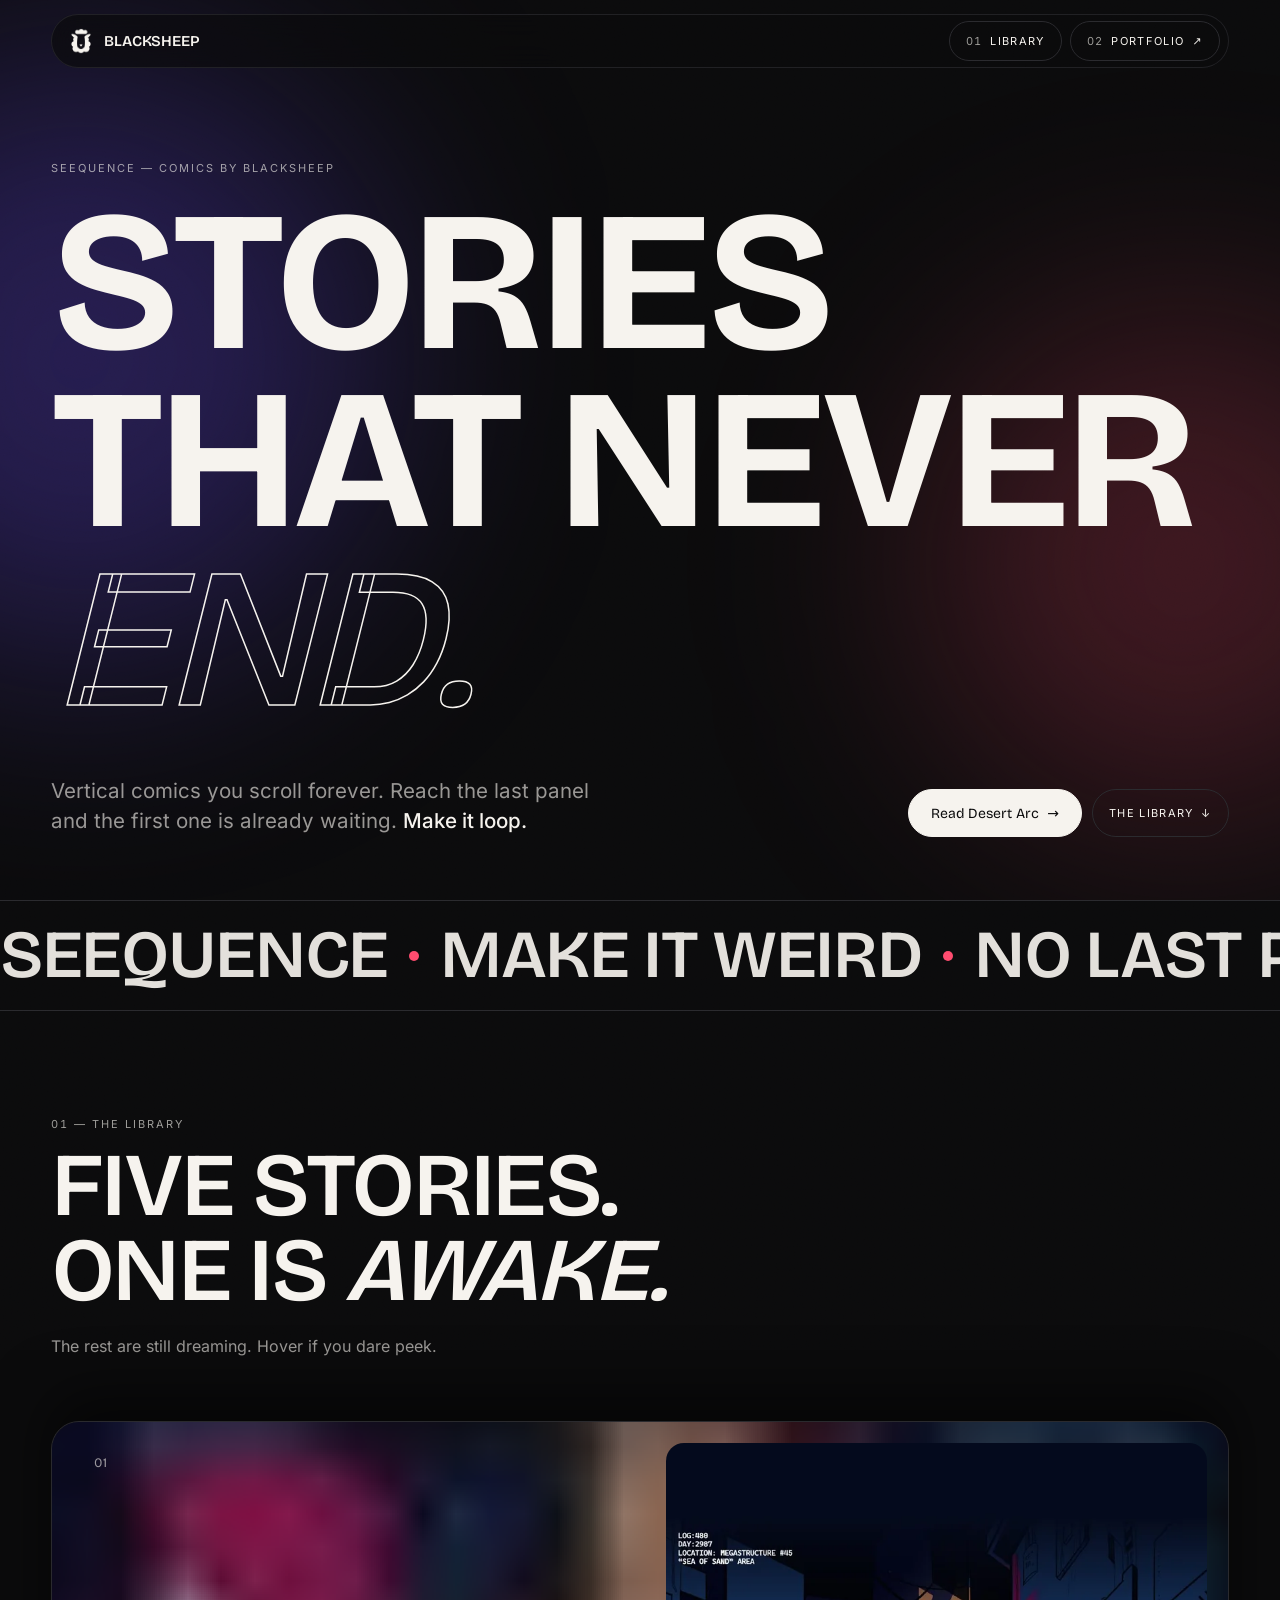
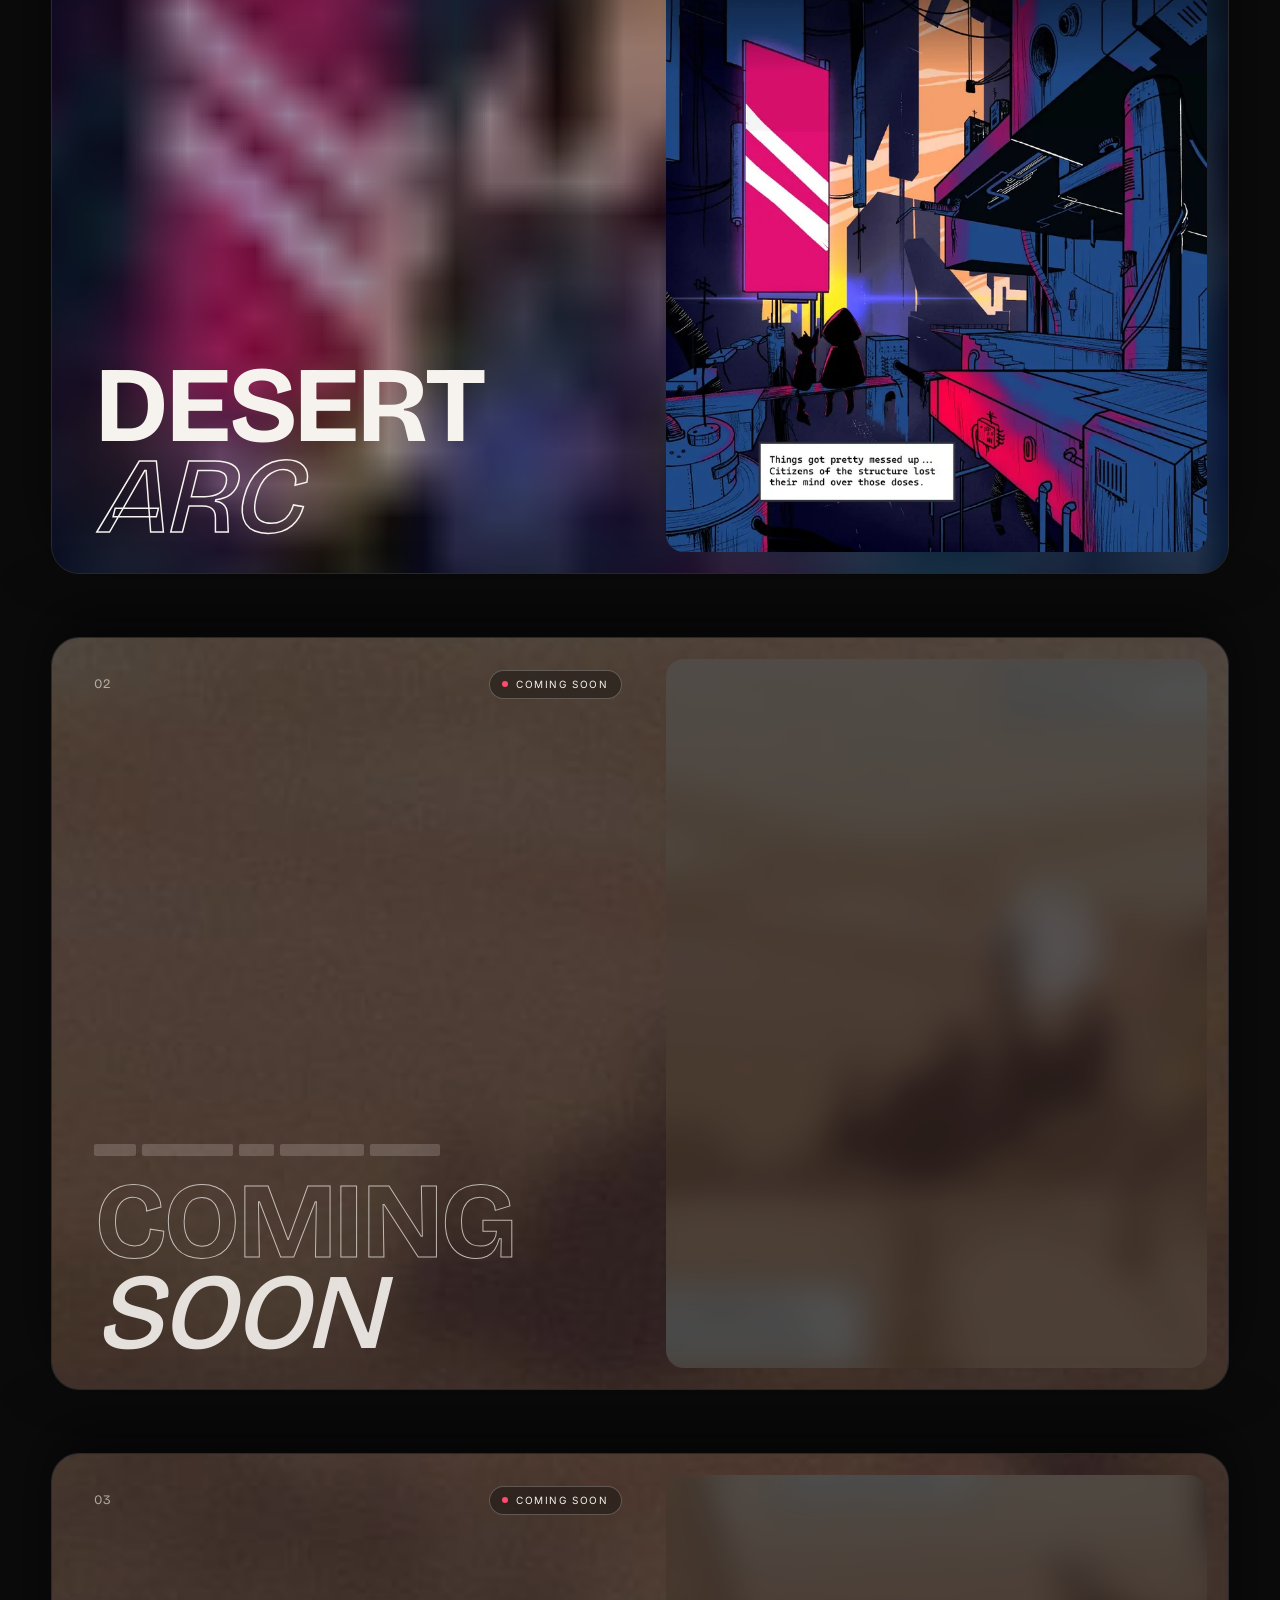
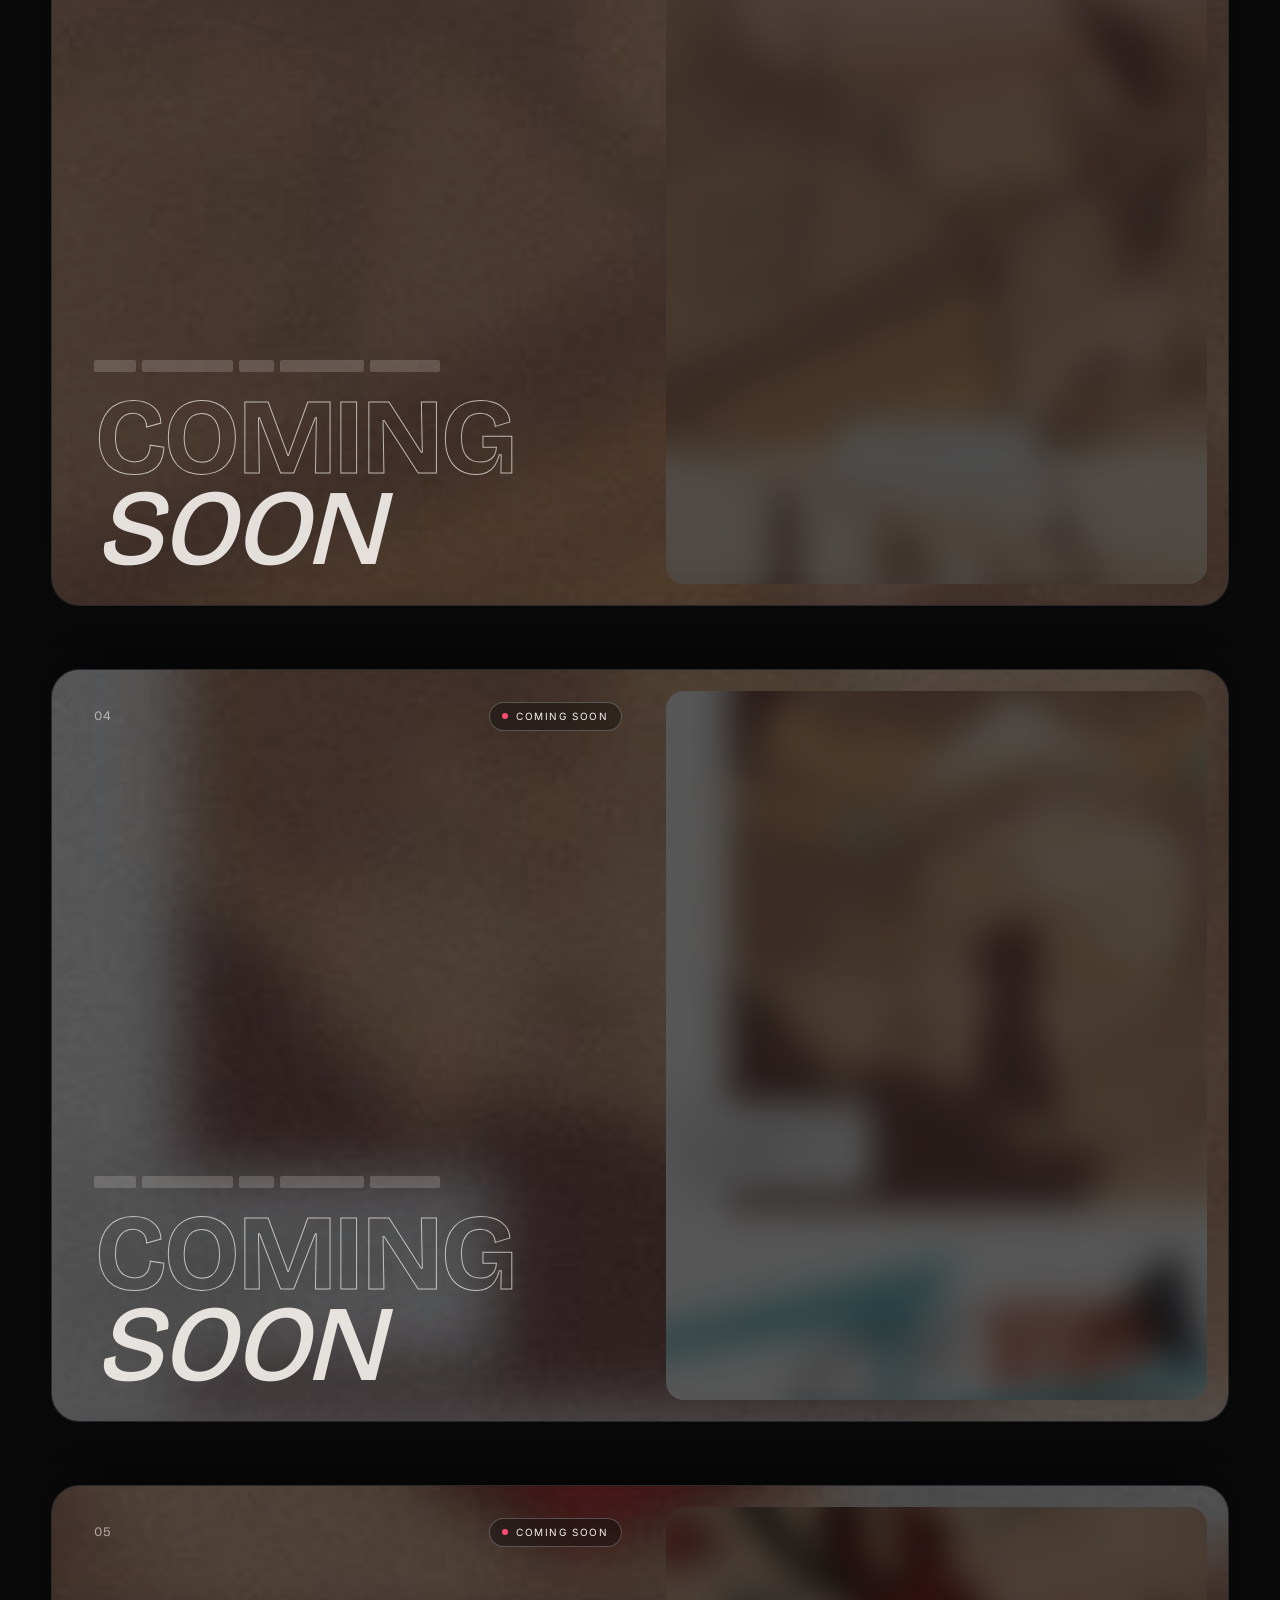
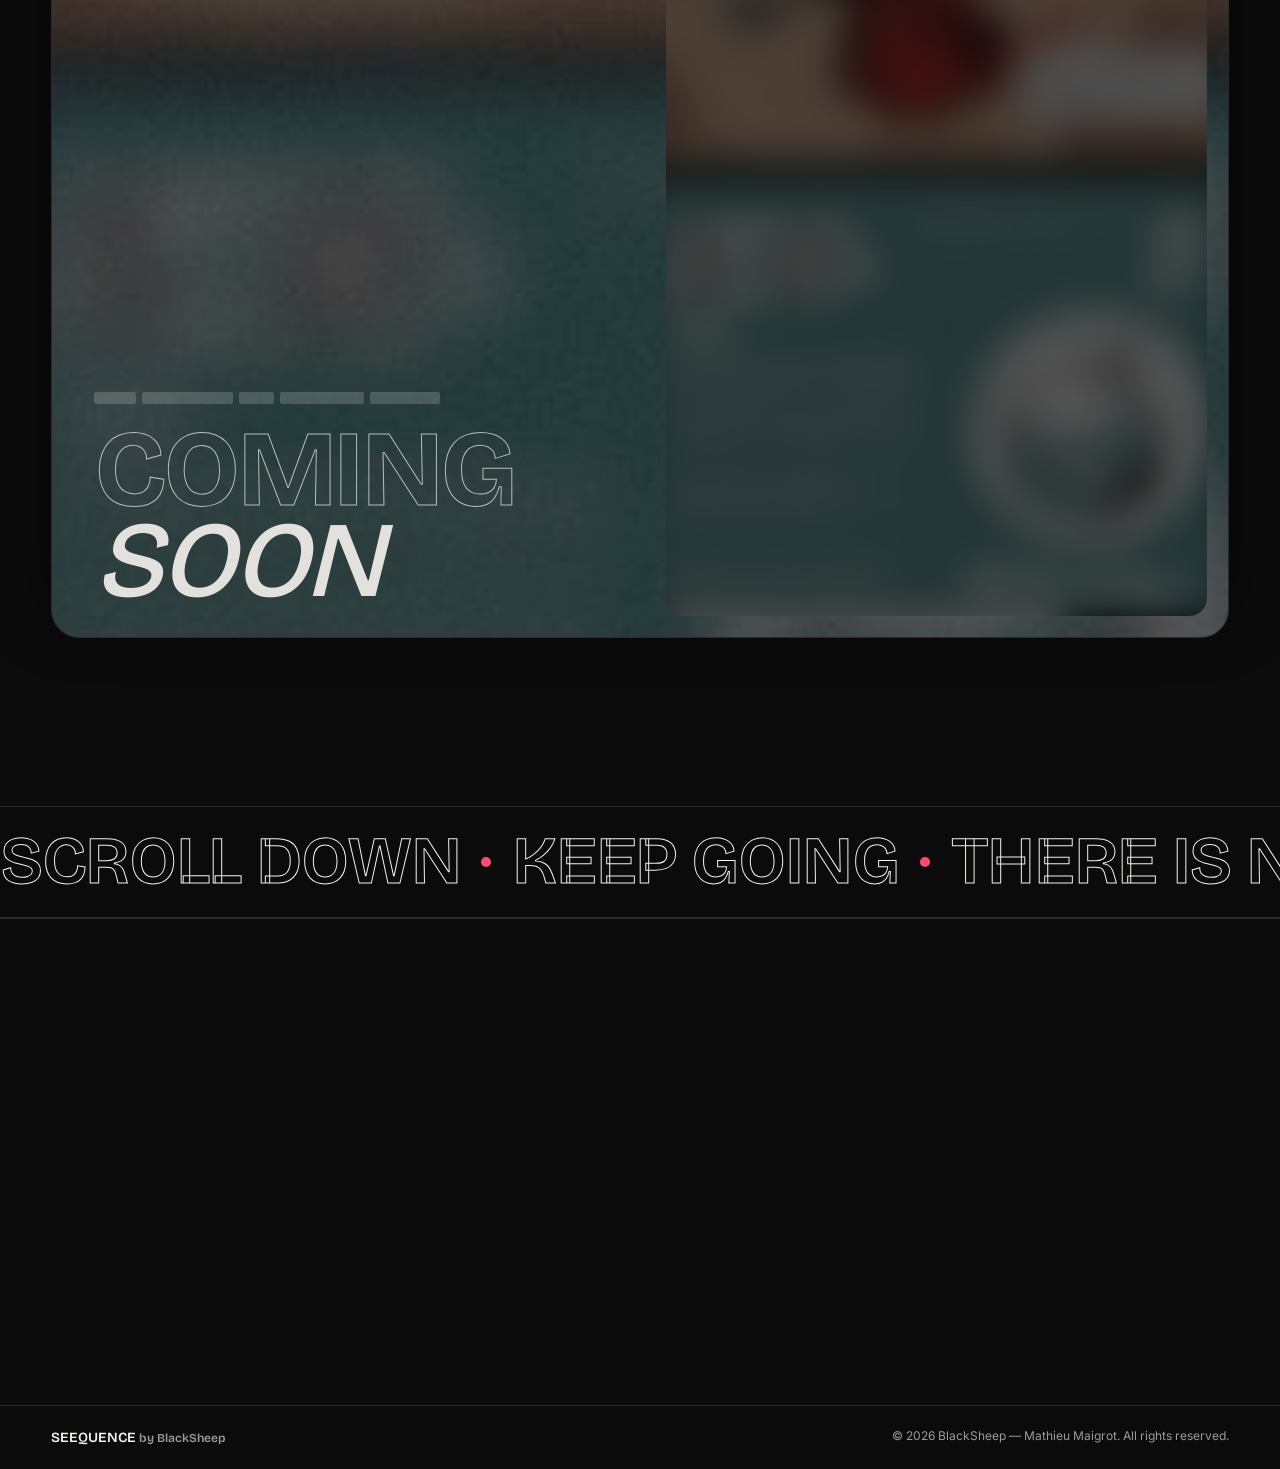
<file: index.html>
<!doctype html>
<html lang="en">
<head>
  <meta charset="utf-8">
  <meta name="viewport" content="width=device-width, initial-scale=1, viewport-fit=cover">
  <title>SEEQUENCE — Comics by BlackSheep that never end</title>
  <meta name="description" content="Vertical comics by BlackSheep that scroll forever. Reach the last panel and the first one is already waiting. Start with Desert Arc.">
  <meta name="theme-color" content="#0b0b0c">
  <meta name="color-scheme" content="dark">

  <meta property="og:type" content="website">
  <meta property="og:site_name" content="SEEQUENCE">
  <meta property="og:title" content="SEEQUENCE — Stories with no last page">
  <meta property="og:description" content="Vertical comics that scroll forever. Start with Desert Arc.">
  <meta property="og:image" content="https://wmtm.github.io/Seequence/assets/img/og.jpg">
  <meta property="og:image:width" content="1200">
  <meta property="og:image:height" content="630">
  <meta property="og:image:alt" content="SEEQUENCE — the white sheep logo over desert artwork">
  <meta name="twitter:card" content="summary_large_image">
  <meta name="twitter:title" content="SEEQUENCE — Stories with no last page">
  <meta name="twitter:description" content="Vertical comics that scroll forever. Start with Desert Arc.">
  <meta name="twitter:image" content="https://wmtm.github.io/Seequence/assets/img/og.jpg">

  <link rel="icon" href="favicon.ico" sizes="48x48">
  <link rel="icon" type="image/png" sizes="32x32" href="assets/img/favicon-32.png">
  <link rel="apple-touch-icon" href="assets/img/apple-touch-icon.png">
  <link rel="manifest" href="site.webmanifest">

  <link rel="preload" href="assets/fonts/bricolage-grotesque.woff2" as="font" type="font/woff2" crossorigin>
  <link rel="preload" href="assets/fonts/inter.woff2" as="font" type="font/woff2" crossorigin>
  <link rel="preload" href="stories/desert-arc/cover.webp" as="image" type="image/webp">
  <link rel="stylesheet" href="assets/css/base.css">
  <link rel="stylesheet" href="assets/css/home.css">

  <script type="speculationrules">
  { "prerender": [{ "where": { "href_matches": "*story.html*" }, "eagerness": "moderate" }] }
  </script>
</head>
<body class="home">
  <a class="skip-link" href="#library">Skip to the stories</a>
  <div class="grain" aria-hidden="true"></div>

  <header class="site-header">
    <div class="site-header__bar">
      <a class="brand" href="./" data-cursor="link" aria-label="SEEQUENCE by BlackSheep, home">
        <img src="assets/img/logo.png" alt="" width="26" height="26">
        <span>BLACKSHEEP</span>
      </a>
      <nav class="site-nav" aria-label="Main">
        <a class="pill site-nav__library" href="#library" data-cursor="link"><span class="num">01</span> Library</a>
        <a class="pill" href="https://wmtm.github.io/Blacksheep/" data-cursor="link"><span class="num">02</span> Portfolio <span class="arrow" aria-hidden="true">↗</span></a>
      </nav>
    </div>
  </header>

  <main id="main">
    <!-- Hero -->
    <section class="hero" aria-labelledby="hero-title">
      <div class="hero__glow" aria-hidden="true">
        <span class="blob blob--violet"></span>
        <span class="blob blob--coral"></span>
      </div>

      <div class="hero__inner">
        <p class="eyebrow hero__eyebrow rise" style="--i:0">Seequence — comics by BlackSheep</p>
        <h1 id="hero-title" class="hero__title">
          <span class="line"><span class="rise" style="--i:1">Stories</span></span>
          <span class="line"><span class="rise" style="--i:2">that never</span></span>
          <span class="line"><span class="rise" style="--i:3"><em class="accent wobble"><span class="sr-only">end.</span><span aria-hidden="true" style="--k:0">e</span><span aria-hidden="true" style="--k:1">n</span><span aria-hidden="true" style="--k:2">d</span><span aria-hidden="true" style="--k:3">.</span></em></span></span>
        </h1>

        <div class="hero__foot">
          <p class="hero__lede rise" style="--i:4">
            Vertical comics you scroll forever. Reach the last panel and the first one is already waiting. <strong>Make it loop.</strong>
          </p>
          <div class="hero__ctas rise" style="--i:5">
            <a class="pill pill--solid" href="story.html?id=desert-arc" data-cursor="link">Read Desert Arc <span class="arrow arrow--right" aria-hidden="true">→</span></a>
            <a class="pill" href="#library" data-cursor="link">The library <span class="arrow arrow--down" aria-hidden="true">↓</span></a>
          </div>
        </div>
      </div>
    </section>

    <!-- Ticker -->
    <div class="ticker" aria-hidden="true">
      <div class="ticker__track">
        <ul><li>Seequence</li><li>Make it weird</li><li>No last page</li><li>Read forever</li><li>Desert Arc — out now</li></ul>
        <ul><li>Seequence</li><li>Make it weird</li><li>No last page</li><li>Read forever</li><li>Desert Arc — out now</li></ul>
      </div>
    </div>

    <!-- Library -->
    <section id="library" class="library" aria-labelledby="library-title" tabindex="-1">
      <div class="library__head">
        <p class="eyebrow" data-reveal><span class="num">01</span> — The library</p>
        <h2 id="library-title" data-reveal>Five stories.<br>One is <em class="accent">awake.</em></h2>
        <p class="library__note" data-reveal>The rest are still dreaming. Hover if you dare peek.</p>
      </div>

      <ol class="deck" data-deck aria-label="Stories">
        <!-- Rendered from stories.json by assets/js/home.js -->
      </ol>
      <noscript>
        <p class="library__note"><a href="story.html?id=desert-arc">Read Desert Arc →</a> (the reader needs JavaScript to loop forever.)</p>
      </noscript>
    </section>

    <!-- Outline ticker -->
    <div class="ticker ticker--outline ticker--reverse" aria-hidden="true">
      <div class="ticker__track">
        <ul><li>Scroll down</li><li>Keep going</li><li>There is no bottom</li><li>Make it move</li></ul>
        <ul><li>Scroll down</li><li>Keep going</li><li>There is no bottom</li><li>Make it move</li></ul>
      </div>
    </div>
  </main>

  <footer class="site-footer">
    <div class="site-footer__cta">
      <p class="eyebrow" data-reveal>You read comics. We make too many.</p>
      <h2 data-reveal>Want the rest of the <em class="accent">flock?</em></h2>
      <a class="pill pill--solid" href="https://wmtm.github.io/Blacksheep/" data-cursor="link" data-reveal>
        Visit the portfolio <span class="arrow" aria-hidden="true">↗</span>
      </a>
    </div>
    <div class="site-footer__base">
      <p class="brand-small">SEEQUENCE <span class="fine">by BlackSheep</span></p>
      <p class="fine">© <span data-year>2026</span> BlackSheep — Mathieu Maigrot. All rights reserved.</p>
    </div>
  </footer>

  <script src="assets/js/common.js" defer></script>
  <script src="assets/js/home.js" defer></script>
</body>
</html>
</file>
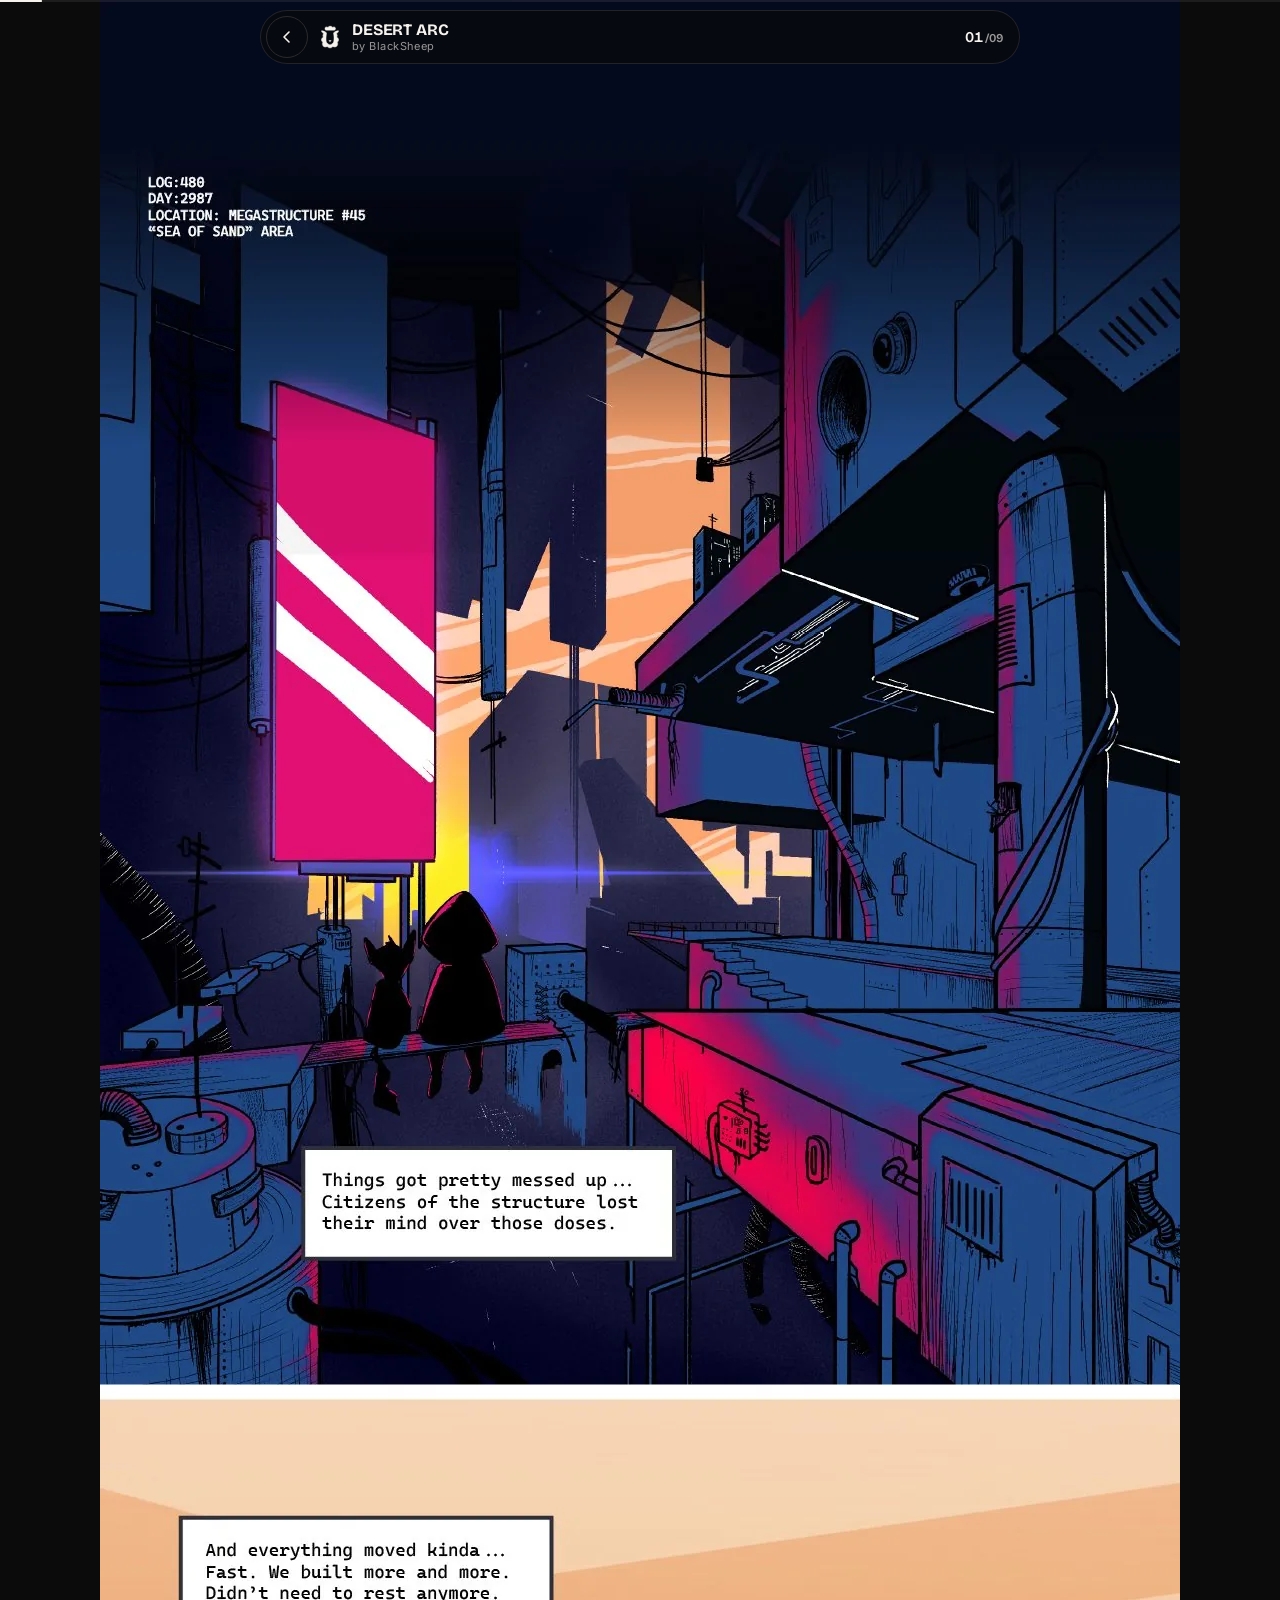
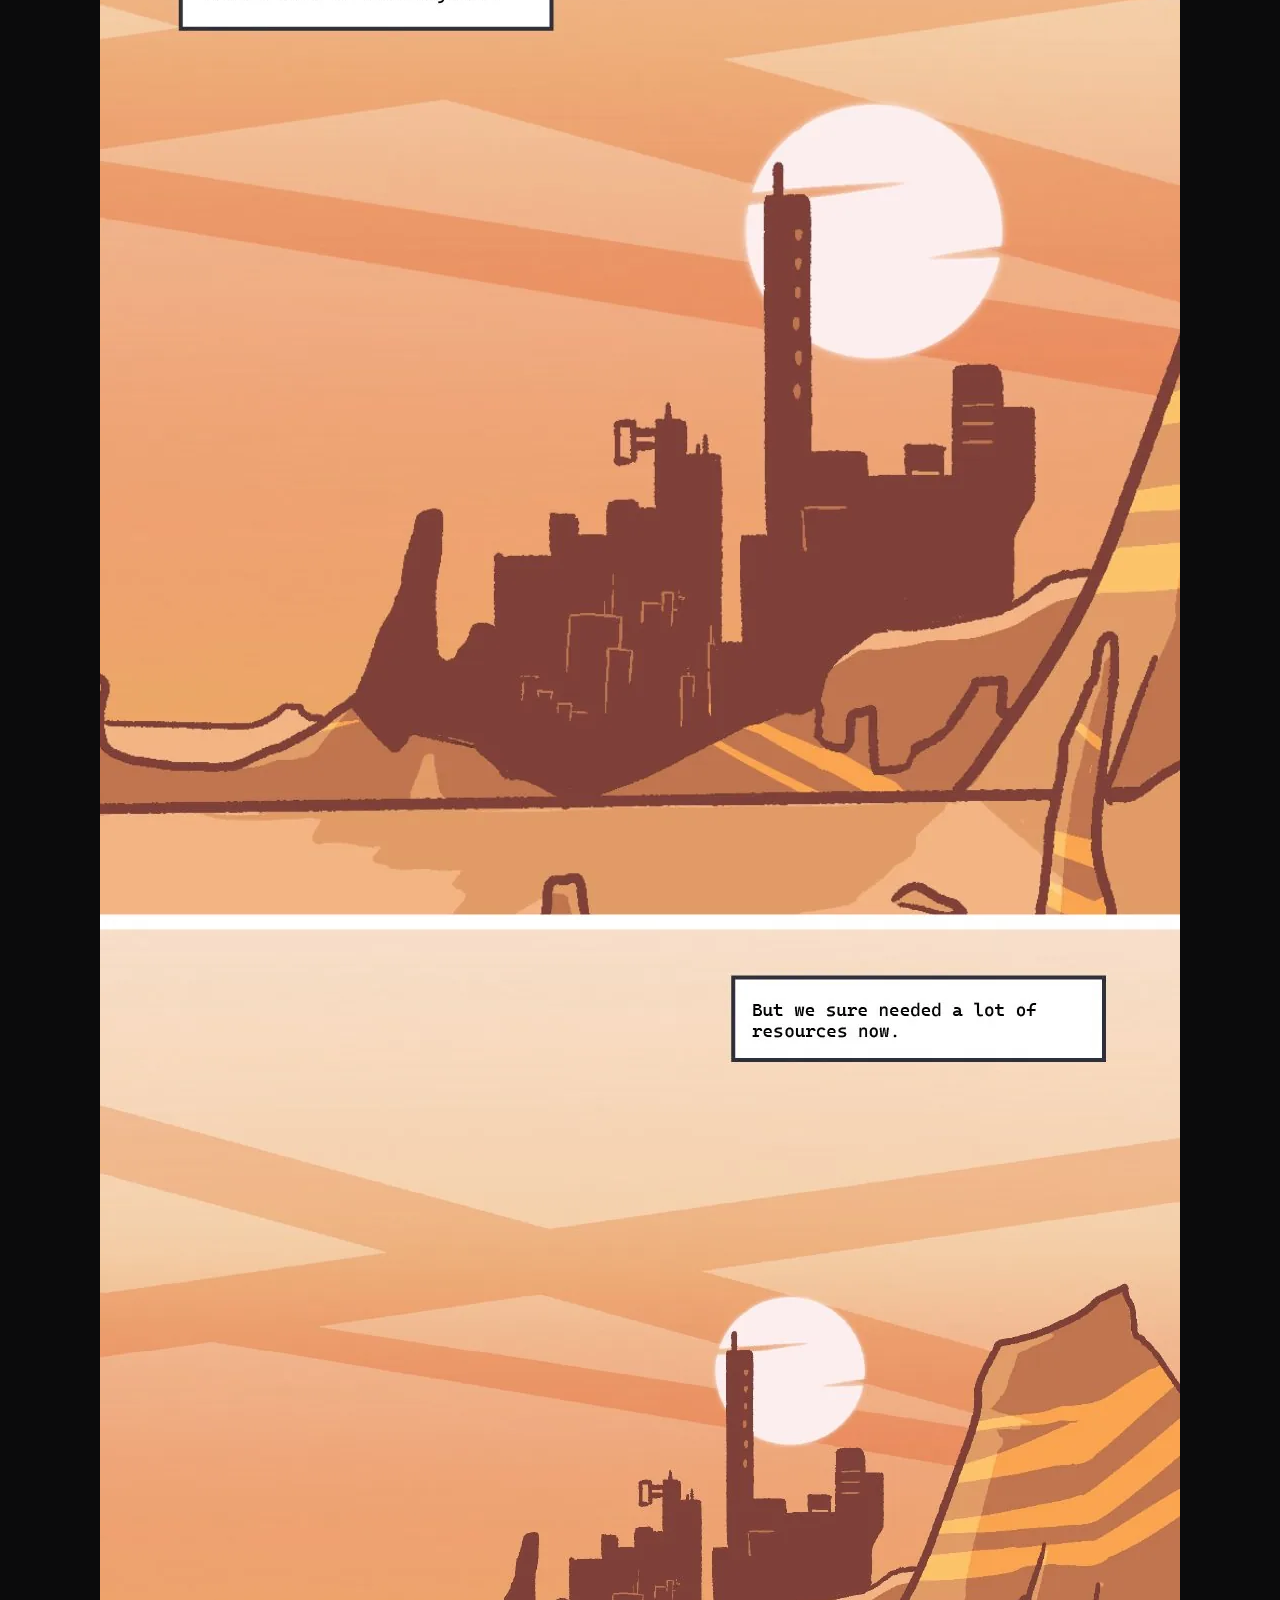
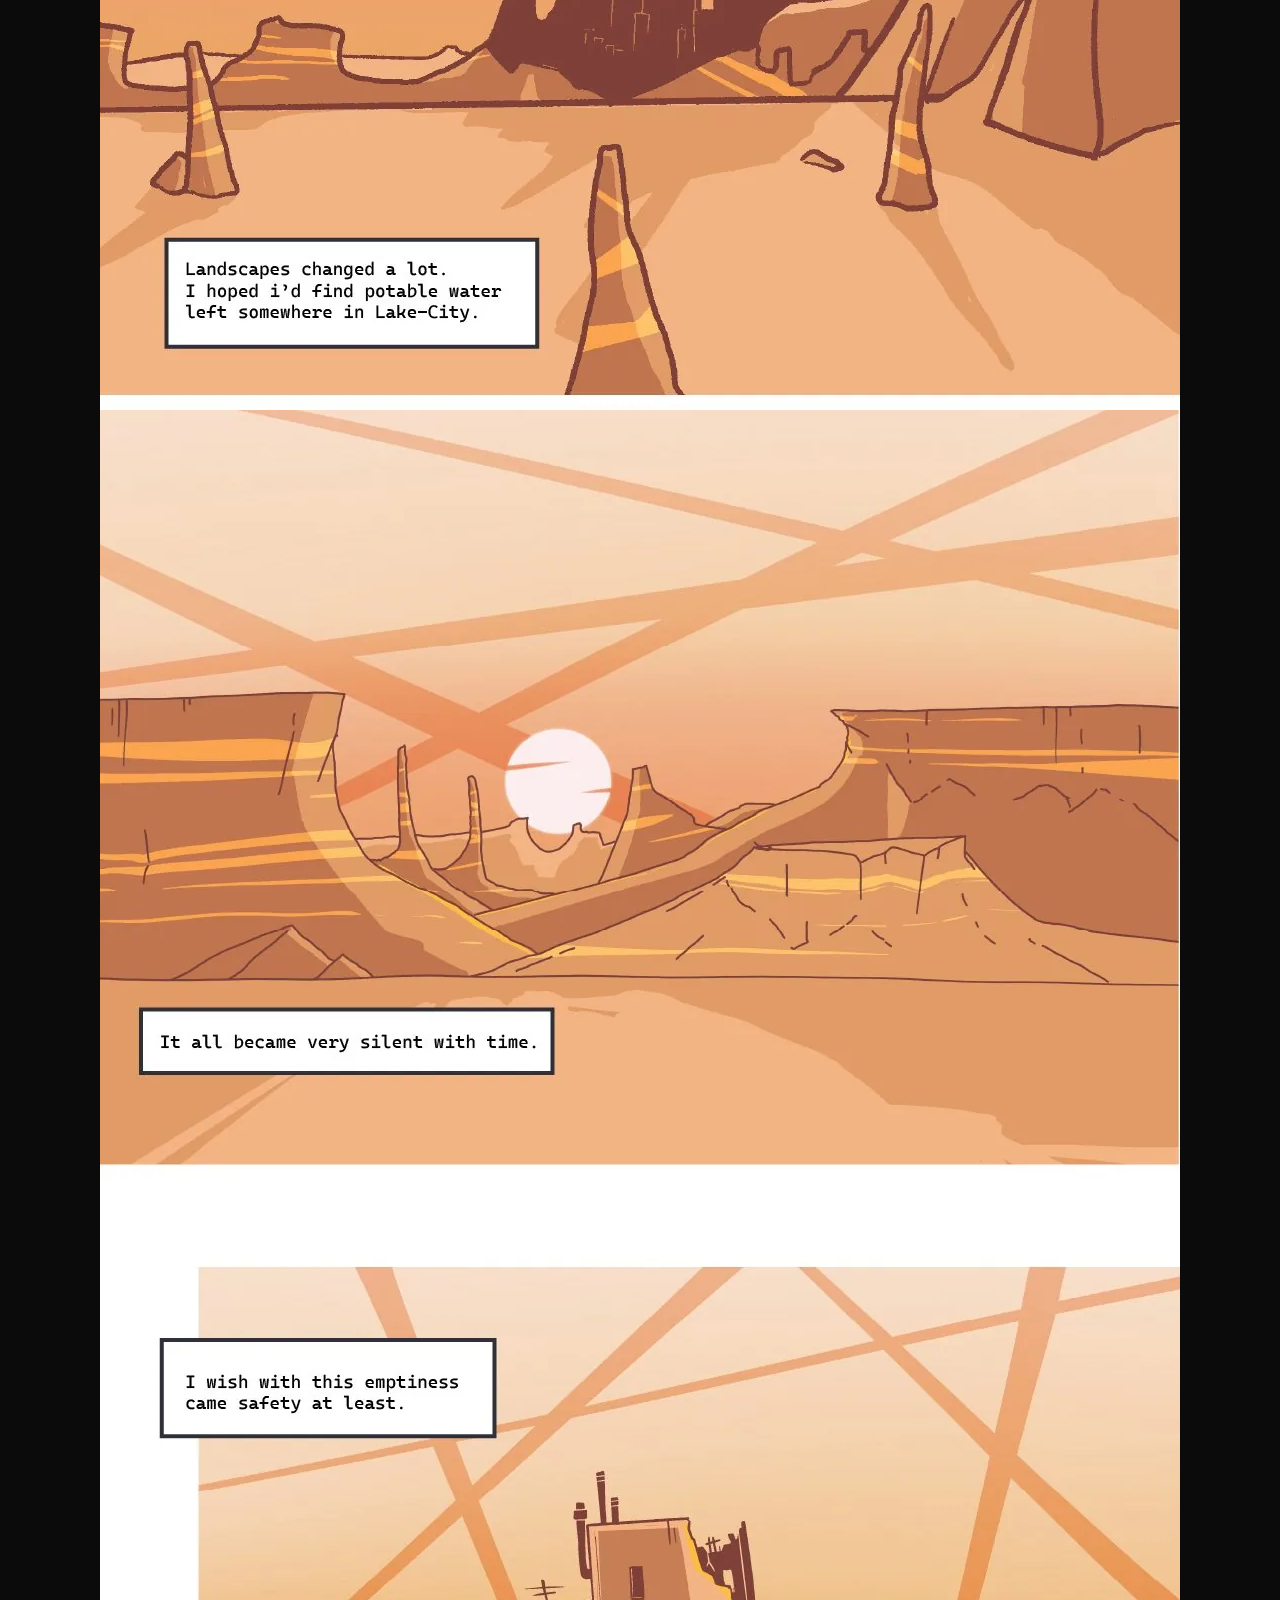
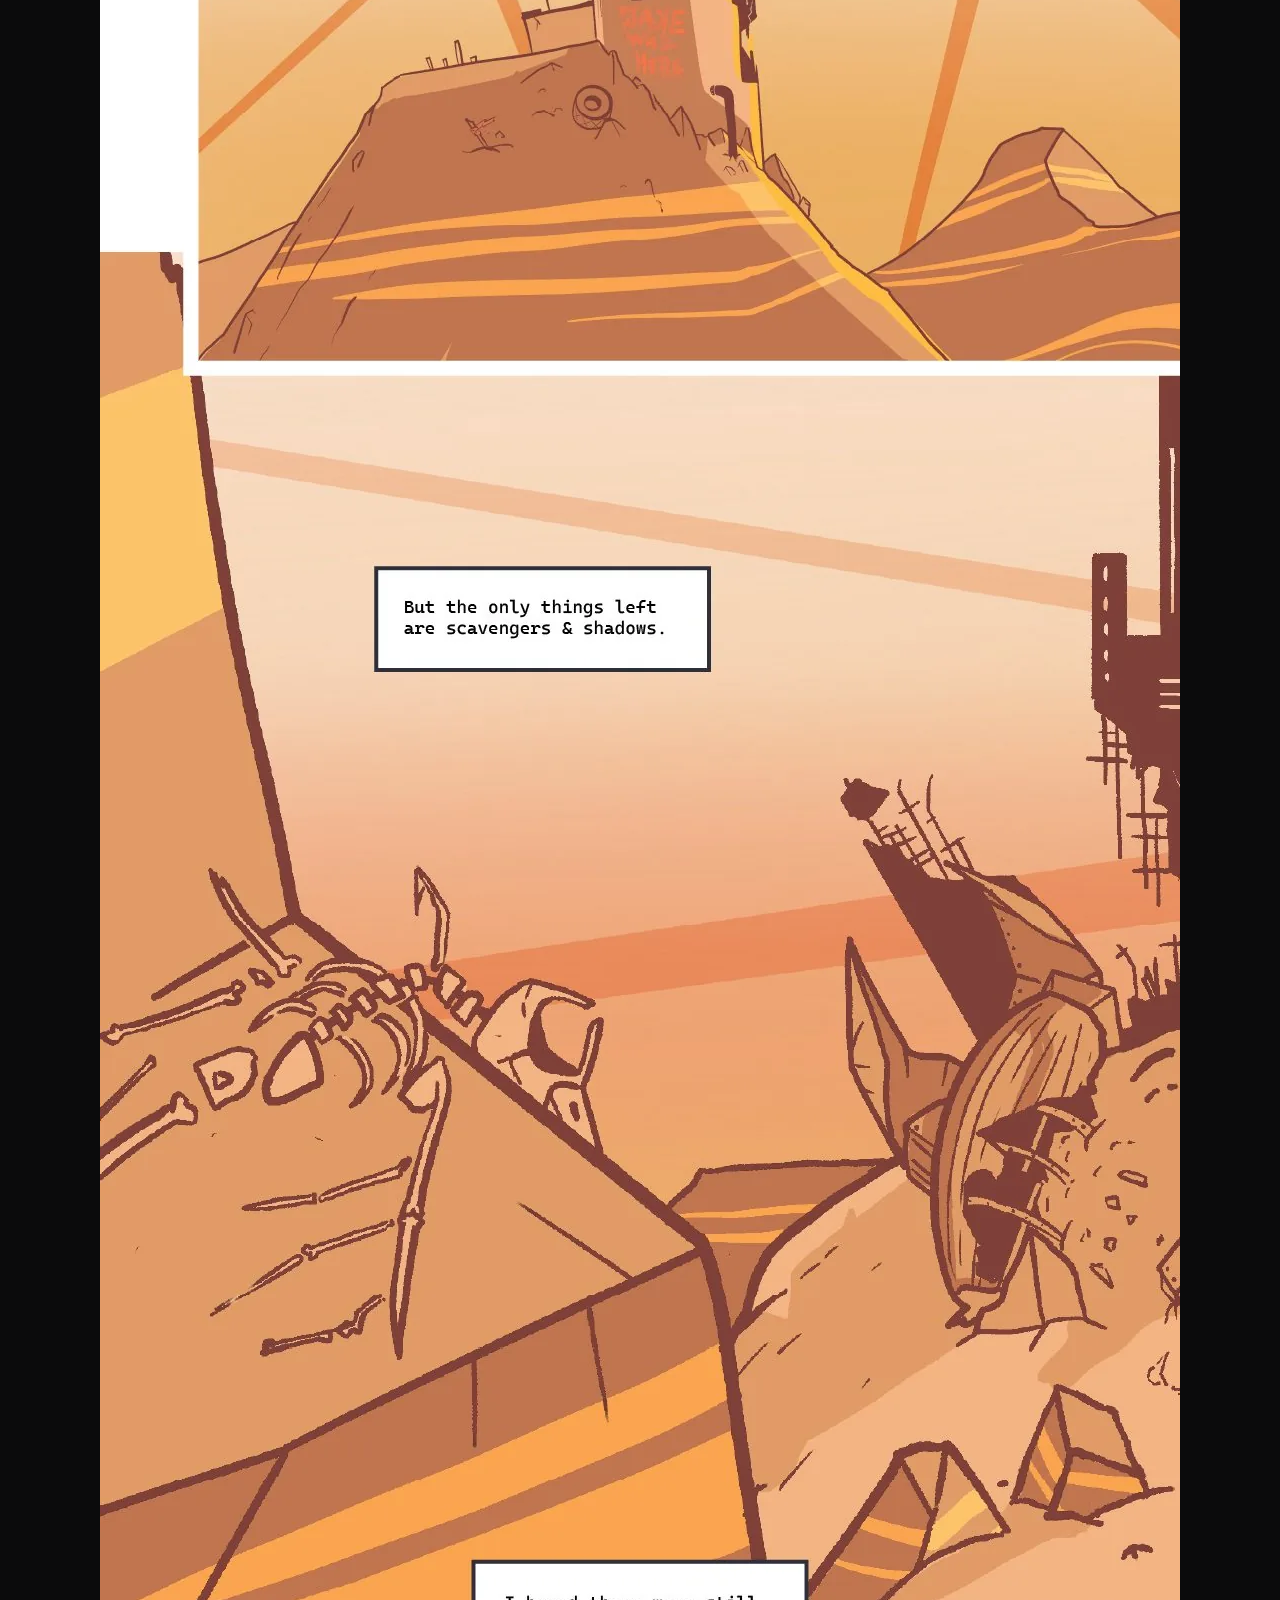
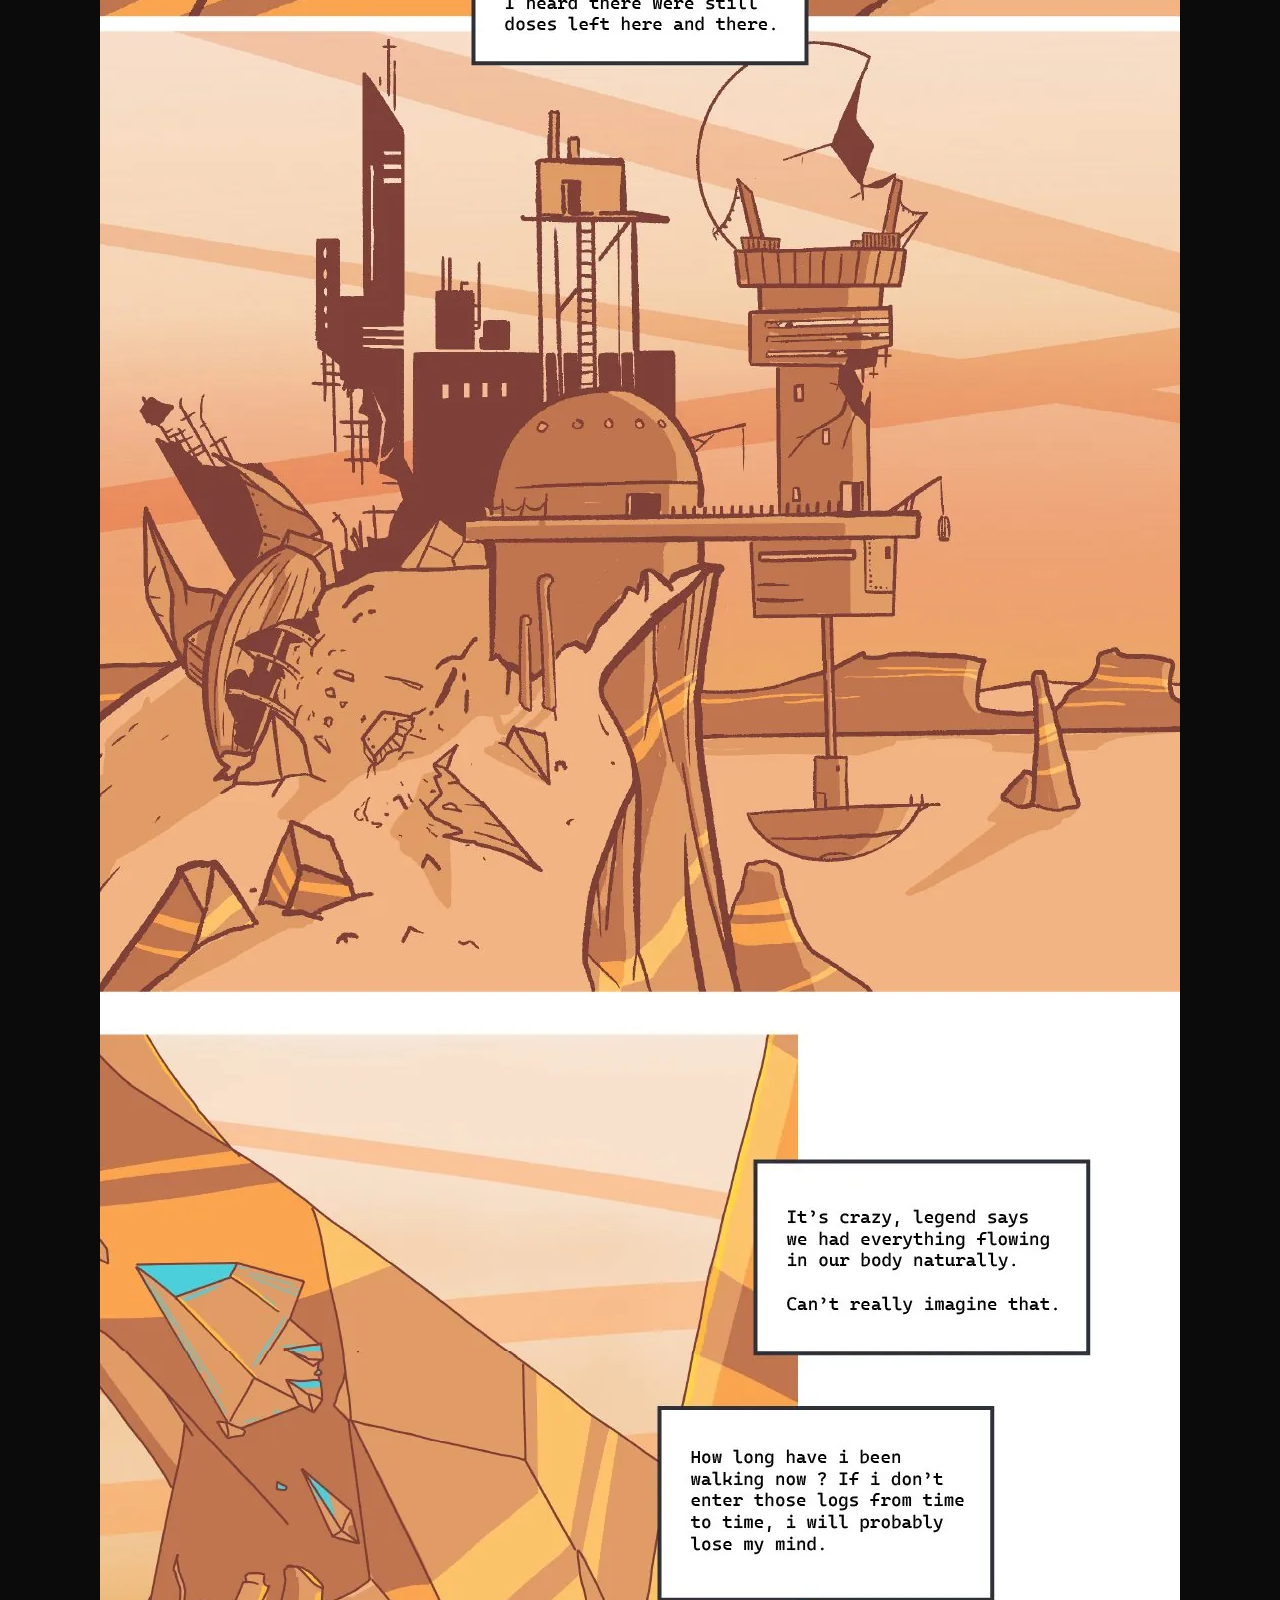
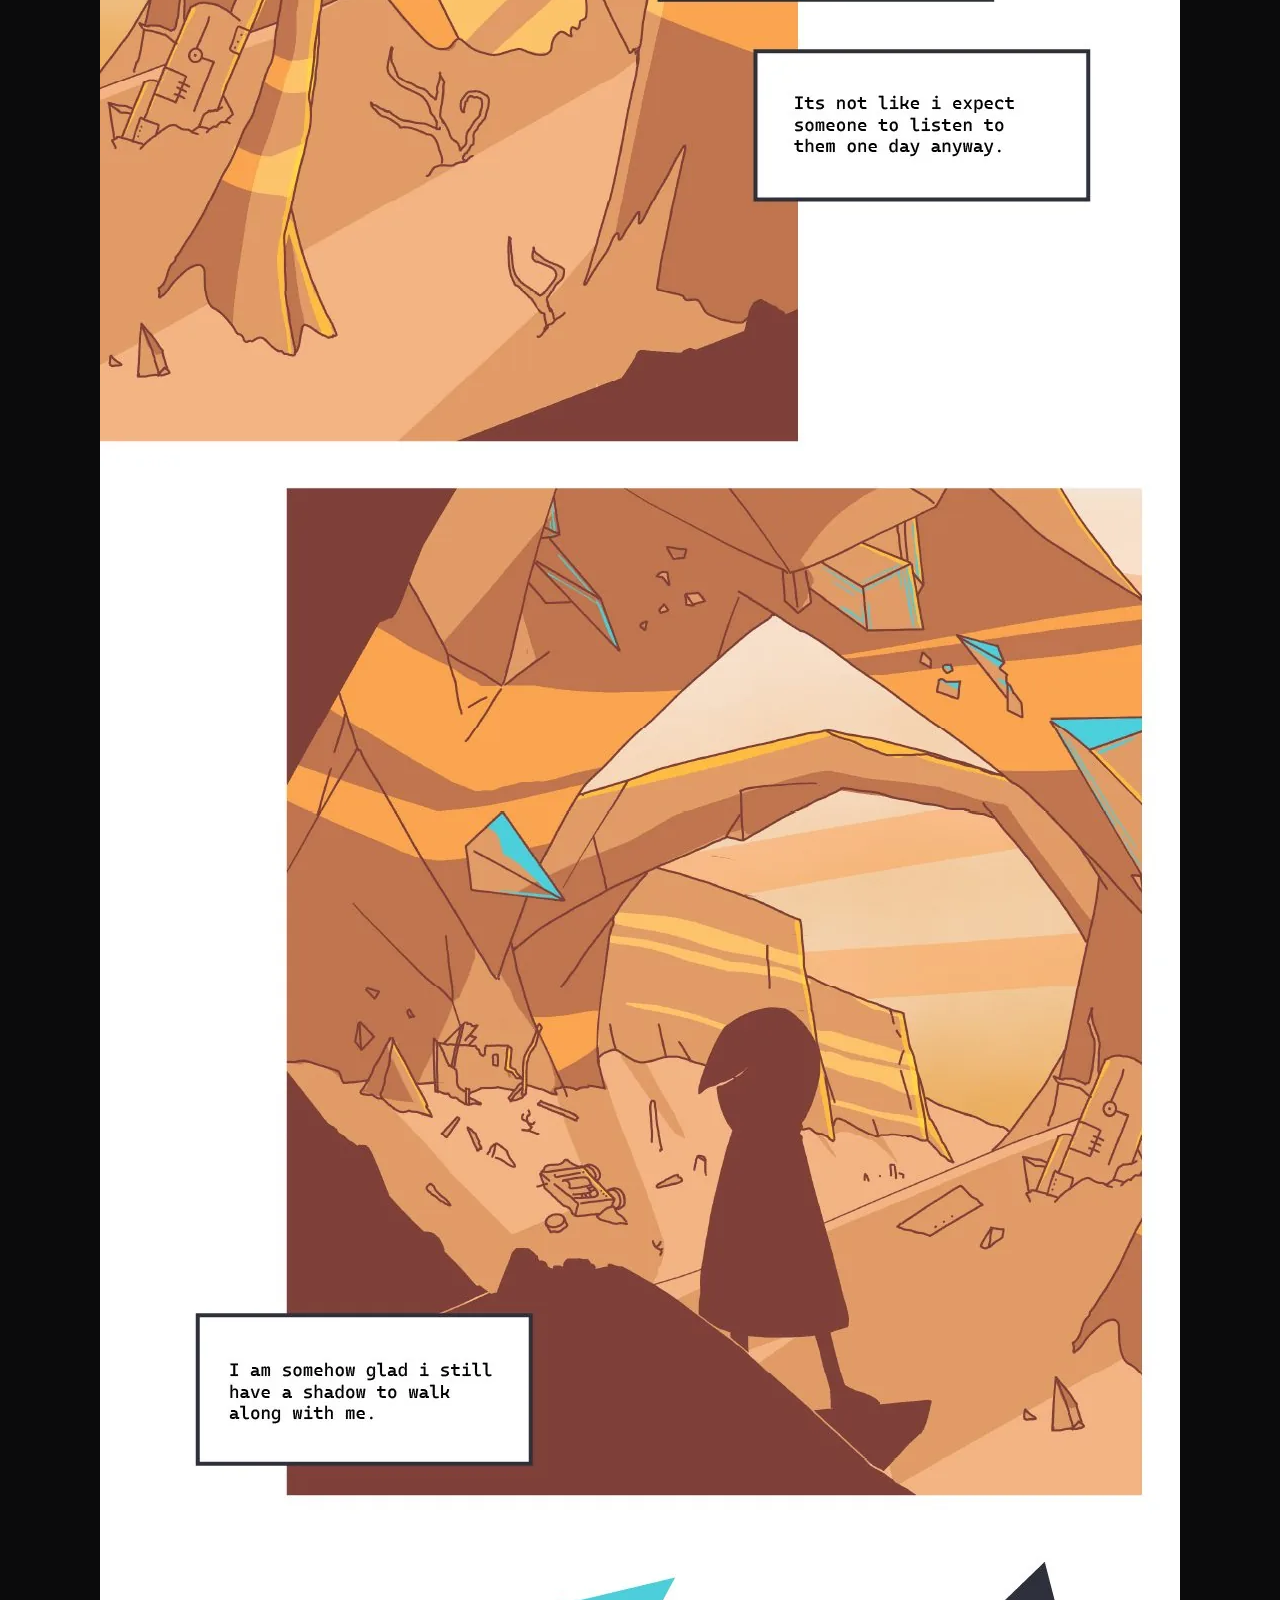
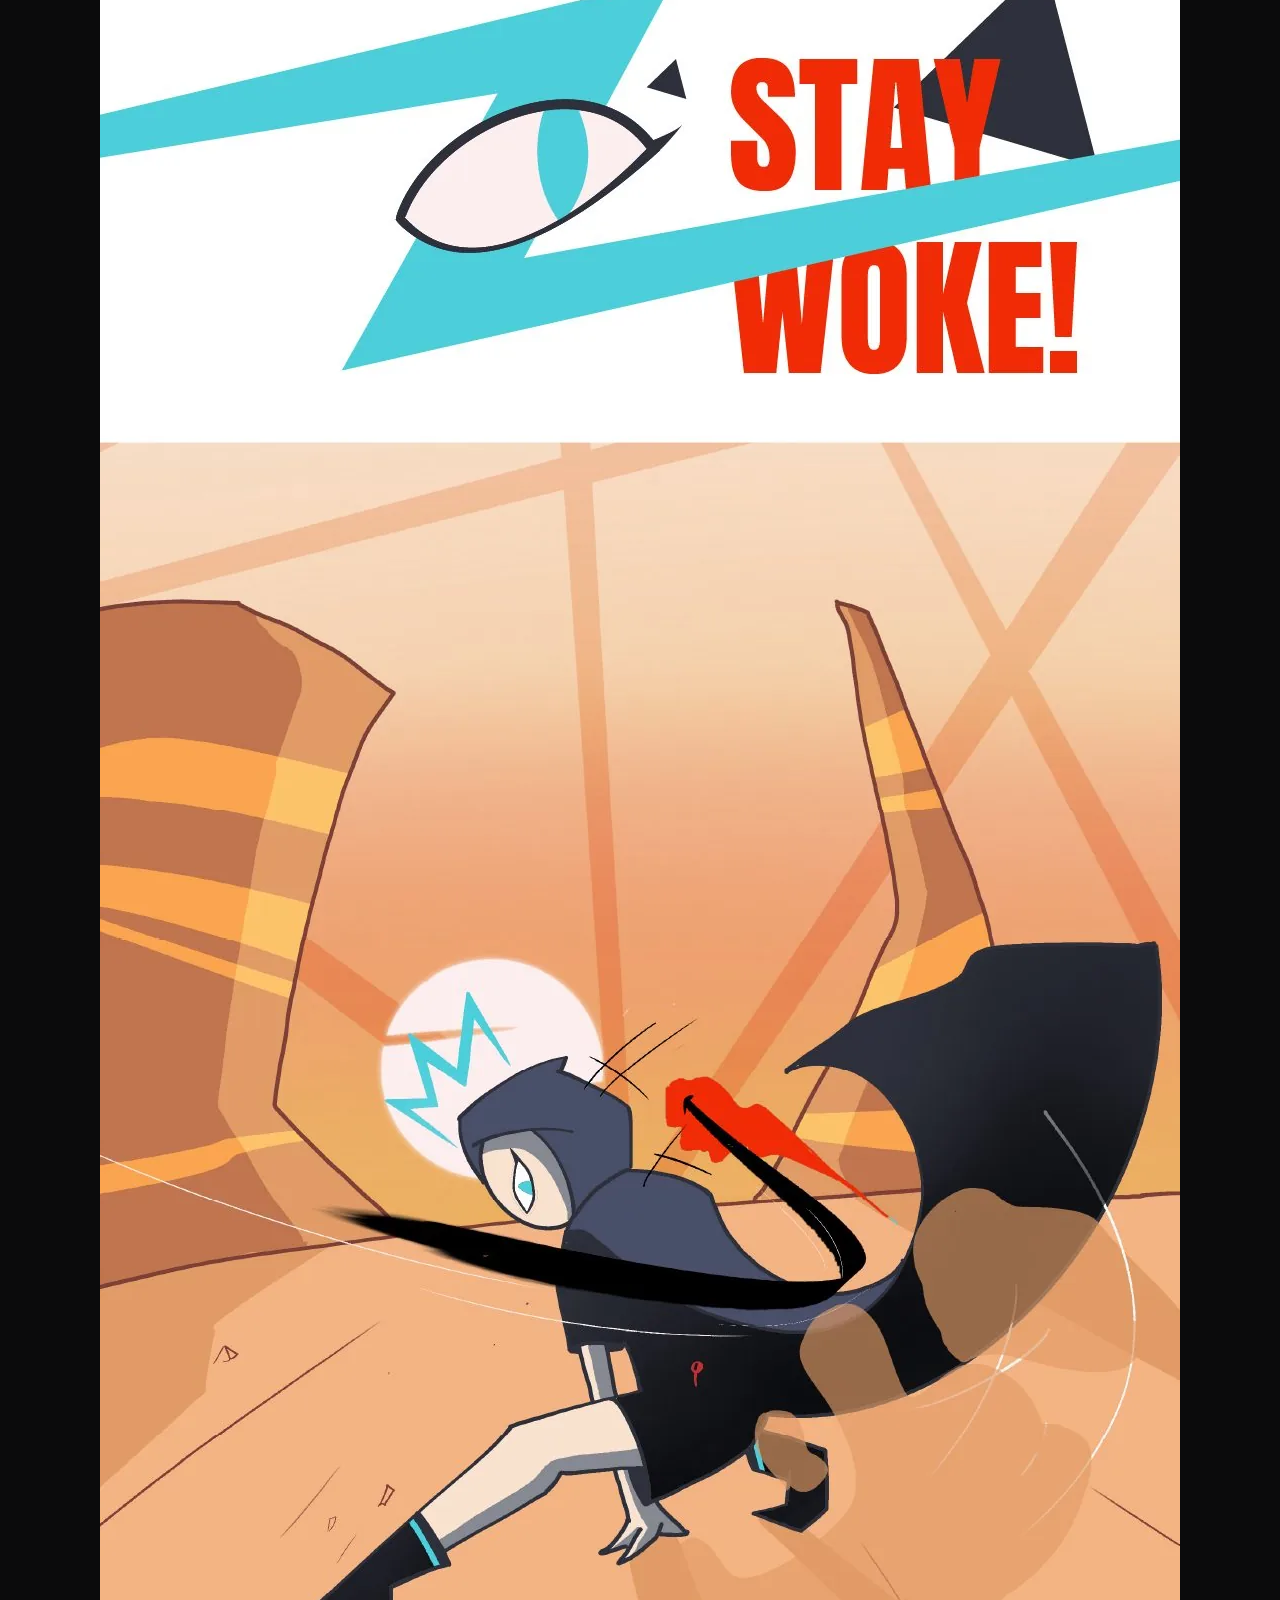
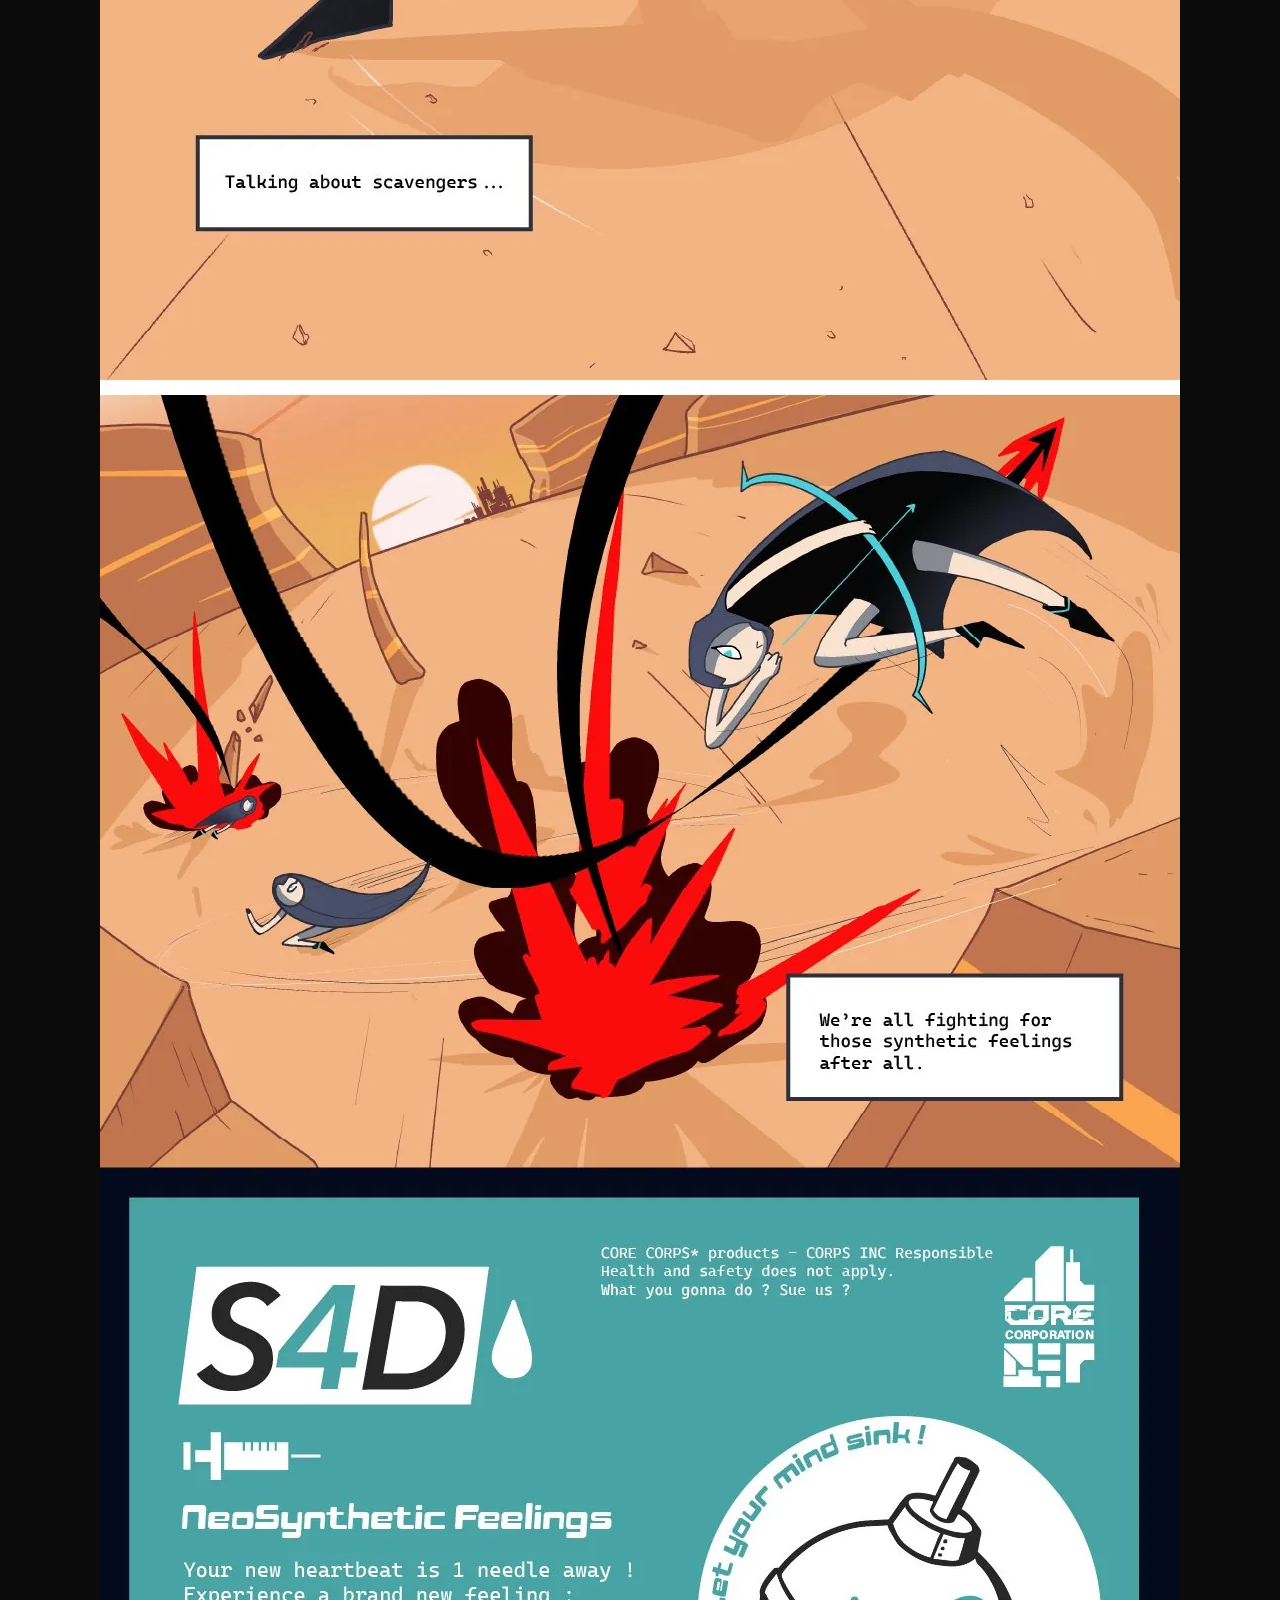
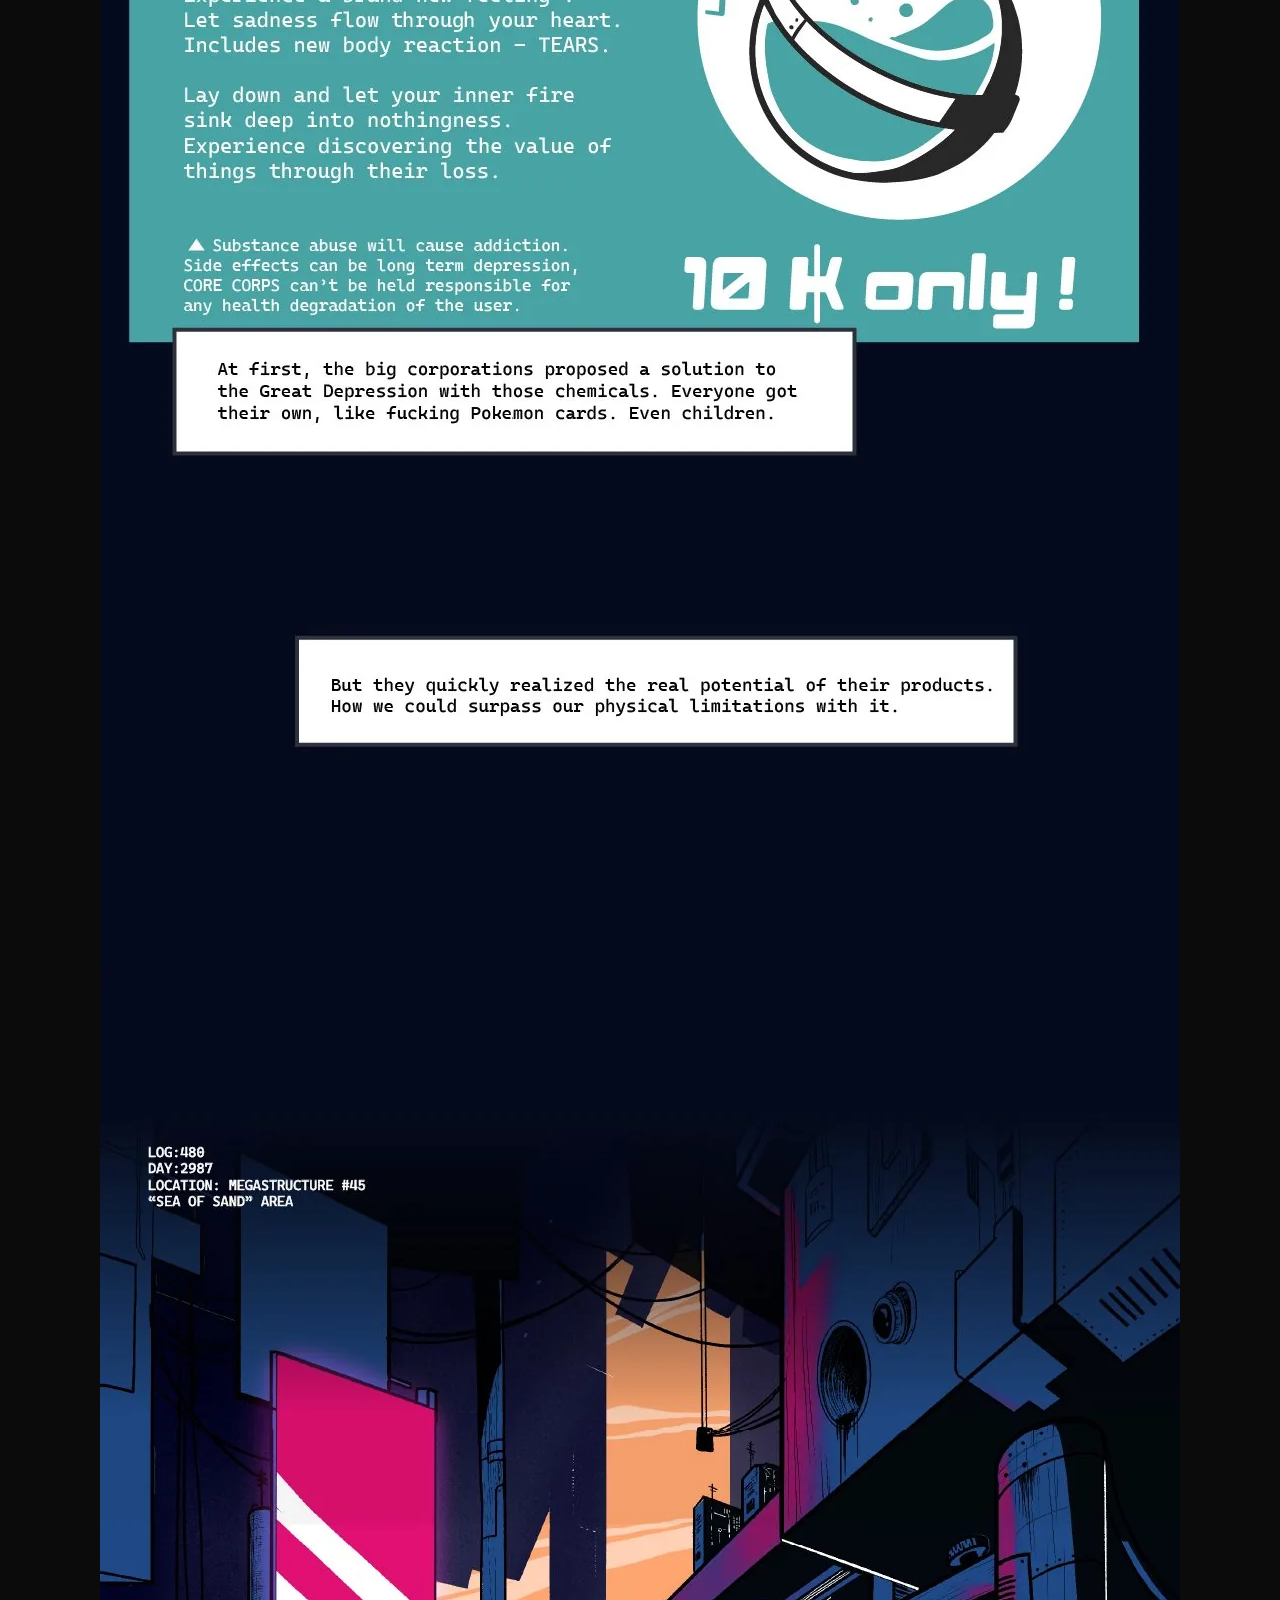
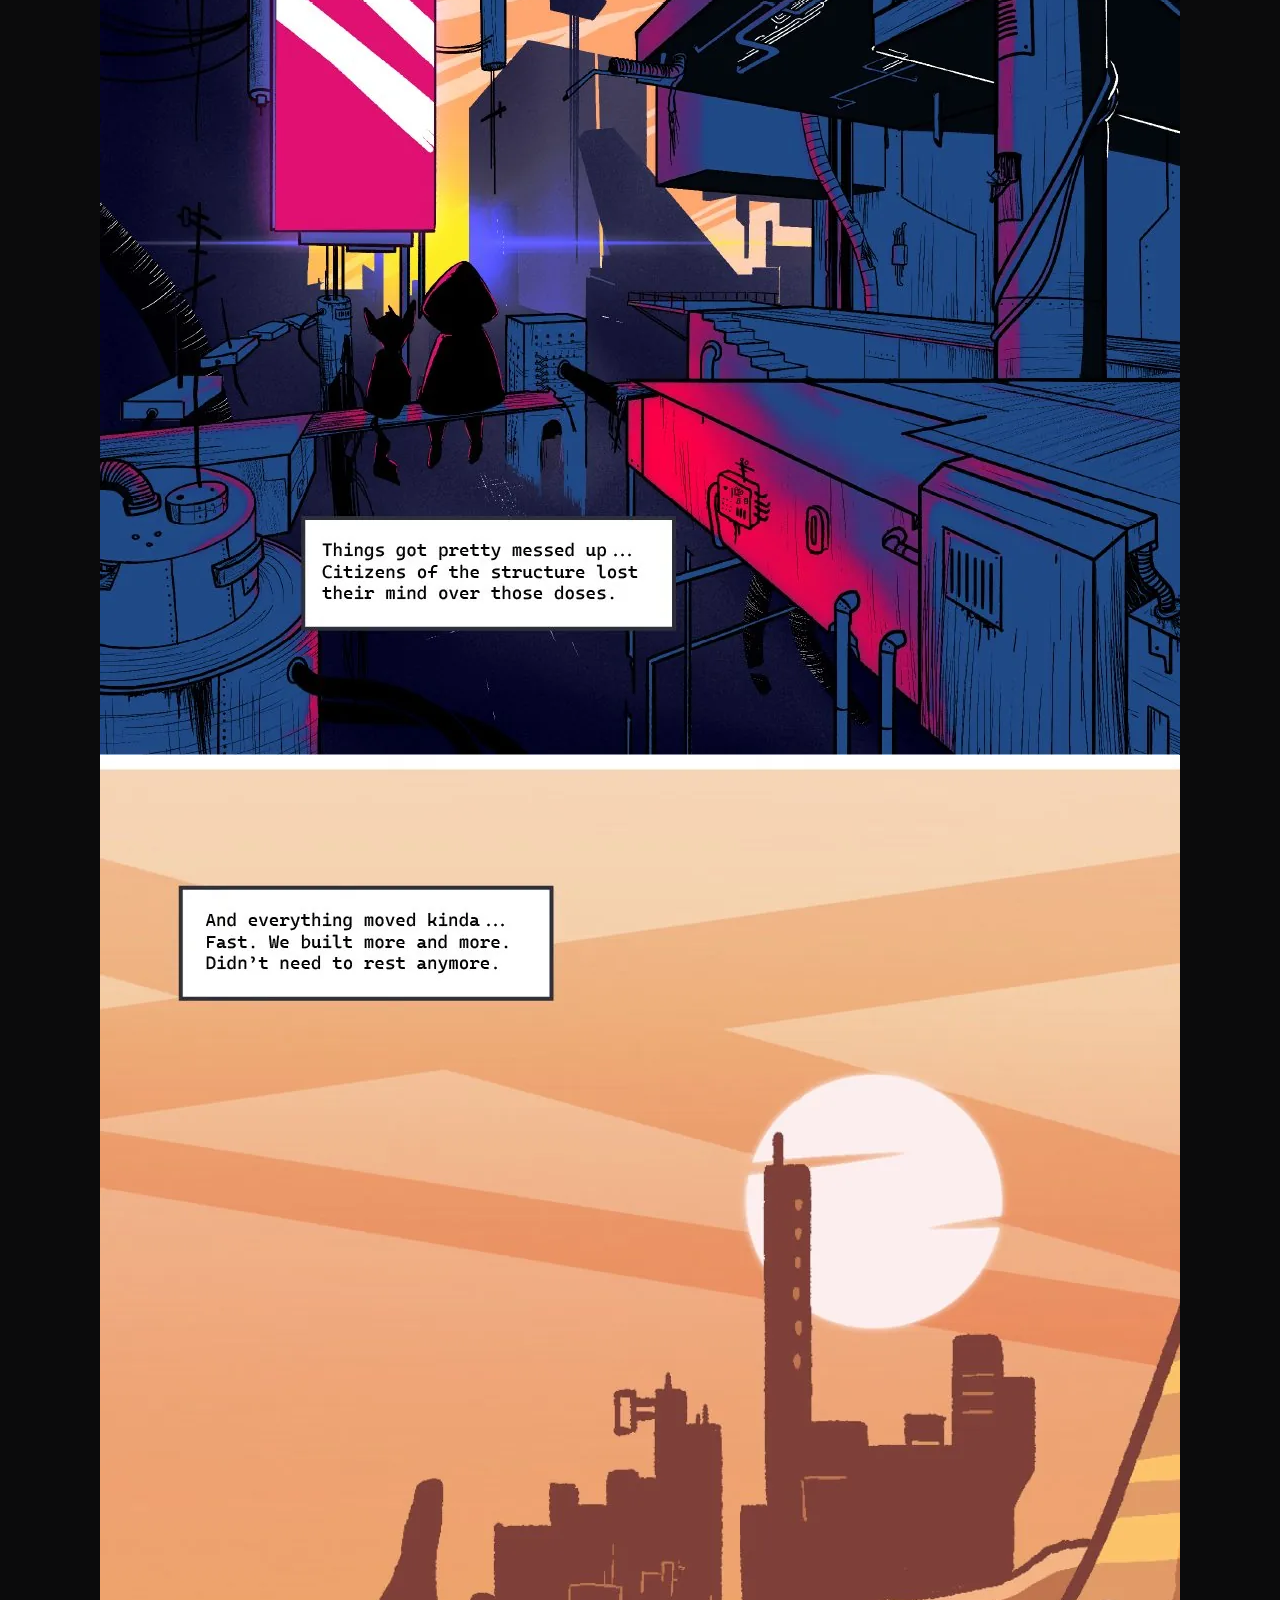
<file: story.html>
<!doctype html>
<html lang="en" class="reader-page">
<head>
  <meta charset="utf-8">
  <meta name="viewport" content="width=device-width, initial-scale=1, viewport-fit=cover">
  <title>Desert Arc — SEEQUENCE</title>
  <meta name="description" content="Desert Arc, a vertical comic by BlackSheep. It never ends: after the last panel, the first one follows.">
  <meta name="theme-color" content="#0b0b0c">
  <meta name="color-scheme" content="dark">

  <meta property="og:type" content="article">
  <meta property="og:site_name" content="SEEQUENCE">
  <meta property="og:title" content="Desert Arc — SEEQUENCE">
  <meta property="og:description" content="A vertical comic that never ends. Scroll down. Keep going.">
  <meta property="og:image" content="https://wmtm.github.io/Seequence/assets/img/og.jpg">
  <meta property="og:image:width" content="1200">
  <meta property="og:image:height" content="630">
  <meta name="twitter:card" content="summary_large_image">
  <meta name="twitter:title" content="Desert Arc — SEEQUENCE">
  <meta name="twitter:description" content="A vertical comic that never ends. Scroll down. Keep going.">
  <meta name="twitter:image" content="https://wmtm.github.io/Seequence/assets/img/og.jpg">

  <link rel="icon" href="favicon.ico" sizes="48x48">
  <link rel="icon" type="image/png" sizes="32x32" href="assets/img/favicon-32.png">
  <link rel="apple-touch-icon" href="assets/img/apple-touch-icon.png">
  <link rel="manifest" href="site.webmanifest">

  <link rel="preload" href="assets/fonts/bricolage-grotesque.woff2" as="font" type="font/woff2" crossorigin>
  <link rel="preload" href="stories.json" as="fetch" crossorigin="anonymous">
  <link rel="stylesheet" href="assets/css/base.css">
  <link rel="stylesheet" href="assets/css/reader.css">
</head>
<body class="reader">
  <a class="skip-link" href="#strip">Skip to the comic</a>

  <div class="progress" aria-hidden="true"><span class="progress__bar" data-progress></span></div>

  <header class="reader-header" data-header>
    <div class="reader-header__bar">
      <a class="back" href="./" data-back data-cursor="link" aria-label="Back to the library">
        <svg width="16" height="16" viewBox="0 0 16 16" fill="none" aria-hidden="true"><path d="M10 3L5 8l5 5" stroke="currentColor" stroke-width="1.6" stroke-linecap="round" stroke-linejoin="round"/></svg>
      </a>
      <a class="reader-header__mark" href="./" data-cursor="link" tabindex="-1" aria-hidden="true">
        <img src="assets/img/logo.png" alt="" width="26" height="26" style="view-transition-name: brand-mark">
      </a>
      <div class="reader-header__titles">
        <h1 class="reader-title" data-title style="view-transition-name: story-title">Desert Arc</h1>
        <p class="reader-by">by BlackSheep</p>
      </div>
      <p class="reader-count" aria-hidden="true"><span data-count>01</span><span class="reader-count__of">/<span data-total>09</span></span></p>
    </div>
  </header>

  <aside class="rail rail--left" aria-hidden="true"><span data-rail-title>Desert Arc</span> — by BlackSheep</aside>
  <aside class="rail rail--right" aria-hidden="true">Loop <span data-loop>01</span></aside>

  <main id="strip" class="strip-wrap" tabindex="-1">
    <p class="sr-only" data-sr-intro>This comic loops forever: after the last panel, the first one follows again.</p>
    <div class="strip" data-strip aria-label="Comic panels" role="region">
      <div class="strip__spacer" data-spacer aria-hidden="true"></div>
    </div>
    <div class="reader-message" data-message hidden></div>
  </main>

  <script src="assets/js/common.js" defer></script>
  <script src="assets/js/reader.js" defer></script>
</body>
</html>
</file>
<file: assets/css/base.css>
/* SEEQUENCE — shared foundation
   Tokens mirror the portfolio (wmtm.github.io/Blacksheep): ink/paper palette,
   Bricolage Grotesque display + Inter body, coral/violet accents. */

@font-face {
  font-family: "Bricolage Grotesque";
  src: url("../fonts/bricolage-grotesque.woff2") format("woff2");
  font-weight: 200 800;
  font-display: swap;
}
@font-face {
  font-family: "Inter";
  src: url("../fonts/inter.woff2") format("woff2");
  font-weight: 100 900;
  font-display: swap;
}

:root {
  --ink: #0b0b0c;
  --ink-soft: #17171a;
  --paper: #f6f3ee;
  --paper-dim: #eae5db;
  --paper-60: rgb(246 243 238 / 0.6);
  --paper-40: rgb(246 243 238 / 0.62);
  --line: #2a2a2e;
  --coral: #ff4b6e;
  --violet: #6c4cff;

  --font-display: "Bricolage Grotesque", ui-sans-serif, system-ui, sans-serif;
  --font-body: "Inter", ui-sans-serif, system-ui, sans-serif;

  --u: 42px;               /* the one spacing unit everything is built from */
  --u-2: calc(var(--u) / 2);
  --u-4: calc(var(--u) / 4);
  --gutter: clamp(var(--u-2) - 3px, 4vw, var(--u) * 1.5);

  --t: 420ms;
  --t-slow: 840ms;
  --ease: cubic-bezier(0.16, 1, 0.3, 1);        /* out-expo */
  --ease-io: cubic-bezier(0.76, 0, 0.24, 1);    /* in-out-quart */

  color-scheme: dark;
}

*,
*::before,
*::after {
  box-sizing: border-box;
}

html {
  background: var(--ink);
  color: var(--paper);
  -webkit-text-size-adjust: 100%;
  text-size-adjust: 100%;
}

body {
  margin: 0;
  min-height: 100svh;
  background: var(--ink);
  color: var(--paper);
  font-family: var(--font-body);
  font-size: 16px;
  line-height: 1.5;
  -webkit-font-smoothing: antialiased;
  -moz-osx-font-smoothing: grayscale;
  font-feature-settings: "ss01" 1, "cv05" 1;
  overflow-x: clip;
}

img {
  max-width: 100%;
}

a {
  color: inherit;
  text-decoration: none;
}

button {
  font: inherit;
  color: inherit;
}

h1,
h2,
h3 {
  font-family: var(--font-display);
  font-weight: 600;
  letter-spacing: -0.02em;
  line-height: 0.95;
  margin: 0;
}

em.accent {
  font-style: italic;
  font-synthesis: style;
}

::selection {
  background: var(--coral);
  color: var(--ink);
}

:focus-visible {
  outline: 2px solid var(--coral);
  outline-offset: 3px;
}

.sr-only {
  position: absolute !important;
  width: 1px;
  height: 1px;
  padding: 0;
  margin: -1px;
  overflow: hidden;
  clip: rect(0, 0, 0, 0);
  white-space: nowrap;
  border: 0;
}

.skip-link {
  position: fixed;
  left: var(--u-2);
  top: var(--u-2);
  z-index: 1000;
  padding: 10px 16px;
  border-radius: 999px;
  background: var(--paper);
  color: var(--ink);
  font-family: var(--font-display);
  transform: translateY(-200%);
  transition: transform var(--t) var(--ease);
}
.skip-link:focus {
  transform: none;
}

.eyebrow {
  font-size: 11px;
  letter-spacing: 0.18em;
  text-transform: uppercase;
  color: var(--paper-40);
  margin: 0;
}

/* ---------- Grain ---------- */
.grain {
  position: fixed;
  inset: -50%;
  z-index: 900;
  pointer-events: none;
  opacity: 0.06;
  mix-blend-mode: overlay;
  background-image: url("data:image/svg+xml,%3Csvg xmlns='http://www.w3.org/2000/svg' width='168' height='168'%3E%3Cfilter id='n'%3E%3CfeTurbulence type='fractalNoise' baseFrequency='0.842' numOctaves='2' stitchTiles='stitch'/%3E%3C/filter%3E%3Crect width='100%25' height='100%25' filter='url(%23n)'/%3E%3C/svg%3E");
  animation: grain 4.2s steps(6) infinite;
}
@keyframes grain {
  0% { transform: translate(0, 0); }
  17% { transform: translate(-3%, 2%); }
  33% { transform: translate(2%, -4%); }
  50% { transform: translate(-4%, -1%); }
  67% { transform: translate(3%, 3%); }
  83% { transform: translate(-1%, 4%); }
  100% { transform: translate(0, 0); }
}

/* ---------- Brand lock-up ---------- */
.brand {
  display: inline-flex;
  align-items: center;
  gap: 10px;
  font-family: var(--font-display);
  font-weight: 600;
  letter-spacing: -0.01em;
  font-size: 15px;
  transition: opacity var(--t) var(--ease);
}
.brand img {
  width: 26px;
  height: 26px;
  display: block;
  view-transition-name: brand-mark;
  transition: transform var(--t) var(--ease);
}
.brand:hover img {
  transform: rotate(-4.2deg) scale(1.08);
}

/* ---------- Pill header (shared shape) ---------- */
.site-header {
  position: fixed;
  inset: 0 0 auto 0;
  z-index: 50;
  padding: 14px var(--gutter) 0;
  pointer-events: none;
}
.site-header__bar {
  pointer-events: auto;
  max-width: 1600px;
  margin: 0 auto;
  min-height: 52px;
  display: flex;
  align-items: center;
  justify-content: space-between;
  gap: 12px;
  padding: 6px 8px 6px 16px;
  border: 1px solid rgb(42 42 46 / 0.7);
  border-radius: 999px;
  background: rgb(11 11 12 / 0.7);
  -webkit-backdrop-filter: blur(14px);
  backdrop-filter: blur(14px);
}

.pill {
  display: inline-flex;
  align-items: center;
  gap: 8px;
  min-height: 40px;
  padding: 0 16px;
  border: 1px solid var(--line);
  border-radius: 999px;
  font-size: 11px;
  letter-spacing: 0.12em;
  text-transform: uppercase;
  color: var(--paper);
  background: transparent;
  cursor: pointer;
  transition: border-color var(--t) var(--ease), background-color var(--t) var(--ease), color var(--t) var(--ease);
}
.pill:hover {
  border-color: var(--paper);
}
.pill .num {
  color: var(--paper-40);
  font-variant-numeric: tabular-nums;
}
.pill--solid {
  background: var(--paper);
  color: var(--ink);
  border-color: var(--paper);
  font-family: var(--font-display);
  font-size: 14px;
  letter-spacing: 0;
  text-transform: none;
  min-height: 48px;
  padding: 0 22px;
}
.pill--solid:hover {
  background: var(--coral);
  border-color: var(--coral);
}
.pill .arrow {
  display: inline-block;
  transition: transform var(--t) var(--ease);
}
.pill:hover .arrow {
  transform: translate(3px, -3px);
}
.pill:hover .arrow--down {
  transform: translateY(3px);
}
.pill:hover .arrow--right {
  transform: translateX(4px);
}

/* ---------- Custom cursor (fine pointers only, set up in common.js) ---------- */
.cursor-dot,
.cursor-ring {
  position: fixed;
  top: 0;
  left: 0;
  pointer-events: none;
  border-radius: 999px;
  z-index: 9999;
  opacity: 0;
  will-change: transform;
}
.cursor-dot {
  width: 8px;
  height: 8px;
  margin: -4px 0 0 -4px;
  background: var(--paper);
  mix-blend-mode: difference;
  transition: opacity 0.2s, width var(--t) var(--ease), height var(--t) var(--ease), margin var(--t) var(--ease);
}
.cursor-ring {
  width: 42px;
  height: 42px;
  margin: -21px 0 0 -21px;
  border: 1px solid rgb(246 243 238 / 0.55);
  display: grid;
  place-items: center;
  font-family: var(--font-display);
  font-size: 11px;
  letter-spacing: 0.08em;
  text-transform: uppercase;
  color: var(--ink);
  transition: opacity 0.2s, width var(--t) var(--ease), height var(--t) var(--ease), margin var(--t) var(--ease),
    background-color var(--t) var(--ease), border-color var(--t) var(--ease);
}
html.has-cursor .cursor-dot,
html.has-cursor .cursor-ring {
  opacity: 1;
}
html.has-cursor.cursor-out .cursor-dot,
html.has-cursor.cursor-out .cursor-ring {
  opacity: 0;
}
html.has-cursor,
html.has-cursor * {
  cursor: none !important;
}
html[data-cursor="link"] .cursor-ring {
  width: 58px;
  height: 58px;
  margin: -29px 0 0 -29px;
  border-color: var(--paper);
}
html[data-cursor="label"] .cursor-ring {
  width: 84px;
  height: 84px;
  margin: -42px 0 0 -42px;
  background: var(--paper);
  border-color: var(--paper);
}
html[data-cursor="label"] .cursor-dot,
html[data-cursor="soon"] .cursor-dot {
  opacity: 0;
}
html[data-cursor="soon"] .cursor-ring {
  width: 84px;
  height: 84px;
  margin: -42px 0 0 -42px;
  background: rgb(11 11 12 / 0.5);
  border-color: rgb(246 243 238 / 0.3);
  color: var(--paper);
  -webkit-backdrop-filter: blur(6px);
  backdrop-filter: blur(6px);
}
html[data-cursor="hide"] .cursor-ring {
  opacity: 0;
}

/* ---------- Easter egg: the flock ---------- */
.flock {
  position: fixed;
  inset: 0;
  z-index: 950;
  pointer-events: none;
  overflow: hidden;
}
.flock img {
  position: absolute;
  left: 0;
  width: var(--s);
  height: var(--s);
  top: var(--y);
  transform: translateX(-20vw);
  animation: flock-run var(--d) linear var(--delay) forwards;
  filter: drop-shadow(0 6px 12px rgb(0 0 0 / 0.5));
}
@keyframes flock-run {
  0% { transform: translate(-20vw, 0) rotate(0); }
  10% { transform: translate(-6vw, -18px) rotate(-4.2deg); }
  20% { transform: translate(8vw, 0) rotate(0); }
  30% { transform: translate(22vw, -18px) rotate(4.2deg); }
  40% { transform: translate(36vw, 0) rotate(0); }
  50% { transform: translate(50vw, -18px) rotate(-4.2deg); }
  60% { transform: translate(64vw, 0) rotate(0); }
  70% { transform: translate(78vw, -18px) rotate(4.2deg); }
  80% { transform: translate(92vw, 0) rotate(0); }
  90% { transform: translate(106vw, -18px) rotate(-4.2deg); }
  100% { transform: translate(120vw, 0) rotate(0); }
}

.toast {
  position: fixed;
  left: 50%;
  bottom: calc(var(--u) + env(safe-area-inset-bottom));
  z-index: 960;
  transform: translate(-50%, 140%);
  padding: 14px 22px;
  border-radius: 999px;
  background: var(--paper);
  color: var(--ink);
  font-family: var(--font-display);
  font-weight: 600;
  font-size: 15px;
  white-space: nowrap;
  box-shadow: 0 20px 60px rgb(0 0 0 / 0.5);
  transition: transform var(--t-slow) var(--ease);
  max-width: calc(100vw - var(--u));
  overflow: hidden;
  text-overflow: ellipsis;
}
.toast.is-in {
  transform: translate(-50%, 0);
}

/* ---------- View transitions (cross-document, progressive) ---------- */
@view-transition {
  navigation: auto;
}
::view-transition-old(root) {
  animation: vt-out var(--t) var(--ease-io) both;
}
::view-transition-new(root) {
  animation: vt-in 620ms var(--ease-io) both;
}
::view-transition-group(brand-mark),
::view-transition-group(story-title) {
  animation-duration: 620ms;
  animation-timing-function: var(--ease);
}
@keyframes vt-out {
  to { opacity: 0; transform: scale(0.96); filter: blur(4px); }
}
@keyframes vt-in {
  from { clip-path: inset(100% 0 0 0); }
  to { clip-path: inset(0 0 0 0); }
}

/* ---------- Reduced motion ---------- */
@media (prefers-reduced-motion: reduce) {
  @view-transition {
    navigation: none;
  }
  *,
  *::before,
  *::after {
    animation-duration: 0.001ms !important;
    animation-iteration-count: 1 !important;
    transition-duration: 0.001ms !important;
    scroll-behavior: auto !important;
  }
  .grain {
    animation: none;
  }
  .cursor-dot,
  .cursor-ring {
    display: none;
  }
}
</file>
<file: assets/css/home.css>
/* Homepage — the library */

.site-nav {
  display: flex;
  gap: 8px;
}
@media (max-width: 559px) {
  .site-nav__library {
    display: none;
  }
}

/* ---------- Hero ---------- */
.hero {
  position: relative;
  min-height: 100svh;
  display: flex;
  align-items: flex-end;
  padding: calc(var(--u) * 3) var(--gutter) calc(var(--u) * 1.5);
  overflow: hidden;
}
.hero__glow {
  position: absolute;
  inset: 0;
  pointer-events: none;
}
.blob {
  position: absolute;
  border-radius: 50%;
  filter: blur(120px);
  will-change: transform;
}
.blob--violet {
  width: 38rem;
  height: 38rem;
  left: -14rem;
  top: 6%;
  background: rgb(108 76 255 / 0.28);
  animation: drift 42s var(--ease-io) infinite alternate;
}
.blob--coral {
  width: 32rem;
  height: 32rem;
  right: -10rem;
  top: 34%;
  background: rgb(255 75 110 / 0.22);
  animation: drift 42s var(--ease-io) -21s infinite alternate-reverse;
}
@keyframes drift {
  0% { transform: translate(0, 0) scale(1); }
  50% { transform: translate(12vw, -6vh) scale(1.12); }
  100% { transform: translate(-4vw, 8vh) scale(0.94); }
}

.hero__inner {
  position: relative;
  width: 100%;
  max-width: 1600px;
  margin: 0 auto;
}
.hero__eyebrow {
  margin-bottom: var(--u-2);
}
.hero__title {
  font-size: clamp(3.4rem, 15.5vw, 12.6rem);
  line-height: 0.86;
  letter-spacing: -0.035em;
  text-transform: uppercase;
  font-weight: 700;
}
.hero__title .line {
  display: block;
  overflow: hidden;
  padding-bottom: 0.04em;
}
.hero__title .line > span {
  display: inline-block;
}
.hero__title em.accent {
  font-weight: 500;
  color: transparent;
  -webkit-text-stroke: 1.5px var(--paper);
  padding-right: 0.08em;
  white-space: nowrap;
}
.wobble span[aria-hidden] {
  display: inline-block;
  animation: bob 4.2s var(--ease-io) calc(var(--k) * -0.42s) infinite;
  transform-origin: 50% 70%;
}
@keyframes bob {
  0%, 100% { transform: translateY(0) rotate(0); }
  25% { transform: translateY(-0.06em) rotate(-4.2deg); }
  75% { transform: translateY(0.03em) rotate(2.1deg); }
}

.hero__foot {
  margin-top: var(--u);
  display: flex;
  flex-direction: column;
  gap: var(--u-2);
}
.hero__lede {
  max-width: 34rem;
  margin: 0;
  font-size: clamp(1.05rem, 1.6vw, 1.3rem);
  color: var(--paper-60);
}
.hero__lede strong {
  color: var(--paper);
  font-weight: 500;
}
.hero__ctas {
  display: flex;
  flex-wrap: wrap;
  gap: 10px;
}
@media (min-width: 760px) {
  .hero__foot {
    flex-direction: row;
    align-items: flex-end;
    justify-content: space-between;
  }
}

/* entrance */
.rise {
  animation: rise 1.05s var(--ease) calc(0.12s + var(--i) * 0.084s) both;
}
@keyframes rise {
  from { transform: translateY(105%); opacity: 0; }
  to { transform: none; opacity: 1; }
}
.hero__eyebrow.rise,
.hero__lede.rise,
.hero__ctas.rise {
  animation-name: fade-up;
}
@keyframes fade-up {
  from { transform: translateY(var(--u-2)); opacity: 0; }
  to { transform: none; opacity: 1; }
}

/* ---------- Tickers ---------- */
.ticker {
  border-block: 1px solid var(--line);
  padding: var(--u-2) 0;
  overflow: hidden;
  user-select: none;
}
.ticker__track {
  display: flex;
  width: max-content;
  animation: ticker 42s linear infinite;
}
.ticker--reverse .ticker__track {
  animation-direction: reverse;
}
.ticker ul {
  display: flex;
  margin: 0;
  padding: 0;
  list-style: none;
}
.ticker li {
  display: flex;
  align-items: center;
  gap: var(--u-2);
  padding-right: var(--u-2);
  font-family: var(--font-display);
  font-weight: 600;
  font-size: clamp(2.2rem, 7vw, 4.2rem);
  line-height: 1;
  letter-spacing: -0.02em;
  text-transform: uppercase;
  white-space: nowrap;
  color: rgb(246 243 238 / 0.92);
}
.ticker li::after {
  content: "";
  width: 10px;
  height: 10px;
  border-radius: 50%;
  background: var(--coral);
  flex: none;
}
.ticker--outline li {
  color: transparent;
  -webkit-text-stroke: 1px var(--paper);
}
@keyframes ticker {
  to { transform: translateX(-50%); }
}

/* ---------- Library ---------- */
.library {
  padding: calc(var(--u) * 2.5) var(--gutter) calc(var(--u) * 2);
  max-width: 1600px;
  margin: 0 auto;
  outline: none;
}
.library__head {
  margin-bottom: calc(var(--u) * 1.5);
}
.library__head .eyebrow {
  margin-bottom: var(--u-4);
}
.library__head h2 {
  font-size: clamp(2.6rem, 8vw, 5.6rem);
  text-transform: uppercase;
  letter-spacing: -0.03em;
}
.library__note {
  margin: var(--u-2) 0 0;
  color: var(--paper-60);
  max-width: 28rem;
}
.library__note a {
  text-decoration: underline;
}
.num {
  font-variant-numeric: tabular-nums;
}

/* ---------- The deck: sticky, stacking, tilting cards ---------- */
.deck {
  list-style: none;
  margin: 0;
  padding: 0 0 calc(var(--u) * 2);
  --stick: calc(var(--u) * 2);
  --card-h: min(calc(100svh - var(--u) * 3.5), 760px);
}
.deck__item {
  position: sticky;
  top: calc(var(--stick) + var(--i) * var(--u-4));
  padding-bottom: calc(var(--u) * 1.5);
}
.deck__item:last-child {
  padding-bottom: 0;
}

.card {
  --p: 0;
  position: relative;
  display: block;
  height: var(--card-h);
  min-height: 420px;
  border-radius: 28px;
  overflow: hidden;
  background: var(--ink-soft);
  border: 1px solid var(--line);
  isolation: isolate;
  transform-origin: 50% 0;
  transform: scale(calc(1 - var(--p) * 0.07)) rotate(calc(var(--p) * var(--tilt) * 1deg));
  box-shadow: 0 -24px 60px rgb(0 0 0 / 0.55);
  -webkit-tap-highlight-color: transparent;
}
.card::after {
  /* dims the card as the next one slides over it */
  content: "";
  position: absolute;
  inset: 0;
  z-index: 5;
  background: var(--ink);
  opacity: calc(var(--p) * 0.62);
  pointer-events: none;
}

.card__ambient {
  position: absolute;
  inset: -10%;
  width: 120%;
  height: 120%;
  max-width: none;
  object-fit: cover;
  z-index: -1;
  opacity: 0.55;
}
.card__media {
  position: absolute;
  inset: 0;
  overflow: hidden;
}
.card__media img {
  width: 100%;
  height: 100%;
  object-fit: cover;
  display: block;
  transition: transform var(--t-slow) var(--ease), filter var(--t) var(--ease);
}
.card__shade {
  position: absolute;
  inset: 0;
  background: linear-gradient(180deg, rgb(11 11 12 / 0.1) 0%, rgb(11 11 12 / 0) 38%, rgb(11 11 12 / 0.82) 100%);
  pointer-events: none;
}

.card__body {
  position: absolute;
  inset: 0;
  z-index: 2;
  display: flex;
  flex-direction: column;
  justify-content: space-between;
  padding: var(--u-2) calc(var(--u-2) + 4px) calc(var(--u-2) + 4px);
  pointer-events: none;
}
.card__index {
  font-family: var(--font-display);
  font-size: 13px;
  letter-spacing: 0.08em;
  color: var(--paper-60);
  display: flex;
  justify-content: space-between;
  align-items: center;
}
.card__title {
  font-size: clamp(3.2rem, 15vw, 9.4rem);
  line-height: 0.84;
  letter-spacing: -0.04em;
  text-transform: uppercase;
  font-weight: 700;
  text-wrap: balance;
}
.card__title em.accent {
  font-weight: 500;
  display: inline-block;
}
.card--live .card__title em.accent {
  color: transparent;
  -webkit-text-stroke: 1.5px var(--paper);
  transition: color var(--t) var(--ease);
}
.card--live:hover .card__title em.accent,
.card--live:focus-visible .card__title em.accent {
  color: var(--paper);
}
.card--live:hover .card__media img,
.card--live:focus-visible .card__media img {
  transform: scale(1.042);
}
.card--live:focus-visible {
  outline-offset: 6px;
}

@media (min-width: 900px) {
  .card__media {
    left: auto;
    width: 46%;
    inset-block: var(--u-2);
    right: var(--u-2);
    border-radius: 18px;
  }
  .card__shade {
    display: none;
  }
  .card__body {
    right: 48%;
    padding: calc(var(--u) * 0.75) var(--u);
  }
  .card__title {
    font-size: clamp(4rem, 8.4vw, 9.4rem);
  }
}

/* coming soon */
.card--soon .card__media img {
  filter: blur(10px) brightness(0.62) saturate(0.8);
  transform: scale(1.12);
}
.card--soon .card__title {
  color: transparent;
  -webkit-text-stroke: 1px rgb(246 243 238 / 0.7);
}
.card--soon .card__title em.accent {
  -webkit-text-stroke: 0;
  color: rgb(246 243 238 / 0.9);
}
.redact {
  display: flex;
  flex-wrap: wrap;
  gap: 6px;
  margin-bottom: var(--u-2);
}
.redact i {
  display: block;
  height: 12px;
  width: var(--w);
  background: rgb(246 243 238 / 0.18);
  border-radius: 2px;
}
.status {
  display: inline-flex;
  align-items: center;
  gap: 8px;
  padding: 6px 12px;
  border-radius: 999px;
  border: 1px solid rgb(246 243 238 / 0.25);
  font-family: var(--font-body);
  font-size: 10px;
  letter-spacing: 0.16em;
  text-transform: uppercase;
  color: var(--paper);
  background: rgb(11 11 12 / 0.4);
  -webkit-backdrop-filter: blur(8px);
  backdrop-filter: blur(8px);
}
.status::before {
  content: "";
  width: 6px;
  height: 6px;
  border-radius: 50%;
  background: var(--coral);
  animation: pulse 2.1s ease-in-out infinite;
}
@keyframes pulse {
  50% { opacity: 0.25; }
}

/* glitch peek */
.glitch {
  position: absolute;
  inset: 0;
  background-size: cover;
  background-position: center;
  opacity: 0;
  pointer-events: none;
  mix-blend-mode: screen;
}
.glitch--a {
  background-color: rgb(255 75 110 / 0.35);
  background-blend-mode: multiply;
}
.glitch--b {
  background-color: rgb(108 76 255 / 0.4);
  background-blend-mode: multiply;
}
.card--soon:hover .card__media img,
.card--soon.is-glitching .card__media img {
  filter: blur(3px) brightness(0.92) saturate(1.1);
  transform: scale(1.08);
}
.card--soon:hover .glitch,
.card--soon.is-glitching .glitch {
  opacity: 1;
  animation: glitch-a 420ms steps(1) infinite;
}
.card--soon:hover .glitch--b,
.card--soon.is-glitching .glitch--b {
  animation-name: glitch-b;
  animation-duration: 840ms;
}
.card--soon:hover .card__title,
.card--soon.is-glitching .card__title {
  animation: title-jitter 420ms steps(2) infinite;
}
@keyframes glitch-a {
  0% { clip-path: inset(8% 0 78% 0); transform: translateX(-12px); }
  20% { clip-path: inset(42% 0 41% 0); transform: translateX(14px); }
  40% { clip-path: inset(70% 0 12% 0); transform: translateX(-6px); }
  60% { clip-path: inset(22% 0 62% 0); transform: translateX(9px); }
  80% { clip-path: inset(88% 0 2% 0); transform: translateX(-14px); }
  100% { clip-path: inset(55% 0 30% 0); transform: translateX(4px); }
}
@keyframes glitch-b {
  0% { clip-path: inset(60% 0 22% 0); transform: translateX(10px); }
  25% { clip-path: inset(4% 0 84% 0); transform: translateX(-8px); }
  50% { clip-path: inset(34% 0 52% 0); transform: translateX(16px); }
  75% { clip-path: inset(78% 0 8% 0); transform: translateX(-10px); }
  100% { clip-path: inset(15% 0 70% 0); transform: translateX(6px); }
}
@keyframes title-jitter {
  0% { transform: translate(0, 0); }
  50% { transform: translate(-2px, 1px) skewX(-4.2deg); }
}

/* ---------- Reveal on scroll ---------- */
[data-reveal] {
  opacity: 0;
  transform: translateY(28px);
  transition: opacity var(--t-slow) var(--ease), transform var(--t-slow) var(--ease);
}
[data-reveal].is-in {
  opacity: 1;
  transform: none;
}

/* ---------- Footer ---------- */
.site-footer {
  position: relative;
  border-top: 1px solid var(--line);
  overflow: hidden;
}
.site-footer__cta {
  position: relative;
  text-align: center;
  padding: calc(var(--u) * 2.5) var(--gutter);
  display: flex;
  flex-direction: column;
  align-items: center;
  gap: var(--u-2);
}
.site-footer__cta::before {
  content: "";
  position: absolute;
  inset: 0;
  z-index: -1;
  opacity: 0.4;
  background: radial-gradient(60% 60% at 20% 20%, var(--violet), transparent 60%),
    radial-gradient(50% 50% at 85% 80%, var(--coral), transparent 60%);
}
.site-footer__cta h2 {
  font-size: clamp(2.6rem, 9vw, 5.6rem);
  letter-spacing: -0.03em;
  max-width: 14ch;
}
.site-footer__base {
  border-top: 1px solid var(--line);
  padding: var(--u-2) var(--gutter) calc(var(--u-2) + env(safe-area-inset-bottom));
  display: flex;
  flex-wrap: wrap;
  justify-content: space-between;
  gap: 8px 24px;
  max-width: 1600px;
  margin: 0 auto;
}
.brand-small {
  margin: 0;
  font-family: var(--font-display);
  font-weight: 600;
  font-size: 14px;
}
.fine {
  margin: 0;
  font-size: 12px;
  color: var(--paper-40);
}

@media (prefers-reduced-motion: reduce) {
  .card {
    transform: none;
  }
  .ticker__track {
    animation: none;
  }
  [data-reveal] {
    opacity: 1;
    transform: none;
  }
}
</file>
<file: assets/css/reader.css>
/* Reader — one continuous strip that never ends */

html.reader-page {
  overflow-anchor: none;          /* we manage the scroll position ourselves */
  scrollbar-width: none;          /* no scrollbar clutter (Firefox) */
  -webkit-tap-highlight-color: transparent;
}
html.reader-page::-webkit-scrollbar {
  display: none;                  /* no scrollbar clutter (WebKit/Blink) */
}
.reader {
  overflow-anchor: none;
}

/* ---------- Strip ---------- */
.strip-wrap {
  outline: none;
}
.strip {
  --w: 1080px;
  width: 100%;
  max-width: var(--w);
  margin: 0 auto;
  background: var(--ink-soft);
  overflow-anchor: none;
}
.strip__spacer {
  height: 0;
}
.strip__set,
.strip__panel,
.strip__panel img {
  display: block;
  margin: 0;
  padding: 0;
  border: 0;
}
.strip__panel img {
  width: 100%;
  height: auto;
  color: transparent;             /* never flash alt text while loading */
  background: var(--ink-soft);
  user-select: none;
  -webkit-user-select: none;
  -webkit-touch-callout: none;
}

/* ---------- Progress ---------- */
.progress {
  position: fixed;
  inset: 0 0 auto 0;
  height: 2px;
  z-index: 60;
  pointer-events: none;
  background: rgb(246 243 238 / 0.08);
}
.progress__bar {
  display: block;
  height: 100%;
  width: 100%;
  background: var(--paper);
  transform-origin: 0 50%;
  transform: scaleX(0);
}

/* ---------- Header ---------- */
.reader-header {
  position: fixed;
  inset: 0 0 auto 0;
  z-index: 50;
  padding: calc(10px + env(safe-area-inset-top)) max(12px, var(--gutter)) 0;
  pointer-events: none;
  transition: transform var(--t) var(--ease), opacity var(--t) var(--ease);
}
.reader-header.is-hidden {
  transform: translateY(calc(-100% - 12px));
  opacity: 0;
}
.reader-header:focus-within {
  transform: none;
  opacity: 1;
}
.reader-header__bar {
  pointer-events: auto;
  max-width: 760px;
  margin: 0 auto;
  display: flex;
  align-items: center;
  gap: 10px;
  padding: 5px 16px 5px 5px;
  border: 1px solid rgb(42 42 46 / 0.8);
  border-radius: 999px;
  background: rgb(11 11 12 / 0.72);
  -webkit-backdrop-filter: blur(14px) saturate(1.2);
  backdrop-filter: blur(14px) saturate(1.2);
}
.back {
  flex: none;
  width: 42px;
  height: 42px;
  display: grid;
  place-items: center;
  border-radius: 50%;
  border: 1px solid var(--line);
  transition: border-color var(--t) var(--ease), background-color var(--t) var(--ease), transform var(--t) var(--ease);
}
.back:hover {
  border-color: var(--paper);
  background: var(--paper);
  color: var(--ink);
}
.back:active {
  transform: scale(0.92);
}
.reader-header__mark img {
  width: 24px;
  height: 24px;
  display: block;
}
.reader-header__titles {
  min-width: 0;
  flex: 1;
  line-height: 1.1;
}
.reader-title {
  font-size: 16px;
  font-weight: 700;
  letter-spacing: -0.01em;
  text-transform: uppercase;
  white-space: nowrap;
  overflow: hidden;
  text-overflow: ellipsis;
}
.reader-by {
  margin: 2px 0 0;
  font-size: 11px;
  letter-spacing: 0.04em;
  color: var(--paper-60);
}
.reader-count {
  margin: 0;
  flex: none;
  font-family: var(--font-display);
  font-weight: 600;
  font-size: 15px;
  font-variant-numeric: tabular-nums;
}
.reader-count__of {
  color: var(--paper-40);
  font-size: 12px;
  margin-left: 2px;
}

/* ---------- Side rails (wide screens only) ---------- */
.rail {
  display: none;
}
@media (min-width: 1300px) {
  .rail {
    display: block;
    position: fixed;
    bottom: var(--u);
    z-index: 40;
    font-size: 11px;
    letter-spacing: 0.18em;
    text-transform: uppercase;
    color: var(--paper-40);
    writing-mode: vertical-rl;
    white-space: nowrap;
  }
  .rail--left {
    left: var(--u);
    transform: rotate(180deg);
  }
  .rail--right {
    right: var(--u);
    font-variant-numeric: tabular-nums;
  }
}

/* ---------- Messages (unknown / coming-soon story) ---------- */
.reader-message {
  min-height: 100svh;
  display: grid;
  place-content: center;
  gap: var(--u-2);
  padding: var(--u) var(--gutter);
  text-align: center;
}
.reader-message h2 {
  font-size: clamp(2.6rem, 10vw, 5.6rem);
  text-transform: uppercase;
  letter-spacing: -0.03em;
}
.reader-message p {
  margin: 0;
  color: var(--paper-60);
}
.reader-message .pill {
  justify-self: center;
}

/* ---------- Loading shimmer (only until a panel has decoded) ---------- */
.strip__panel img:not(.is-loaded) {
  background: linear-gradient(100deg, var(--ink-soft) 30%, #202024 50%, var(--ink-soft) 70%) 0 0 / 300% 100%;
  animation: shimmer 1.68s linear infinite;
}
@keyframes shimmer {
  to { background-position: -150% 0; }
}
</file>
